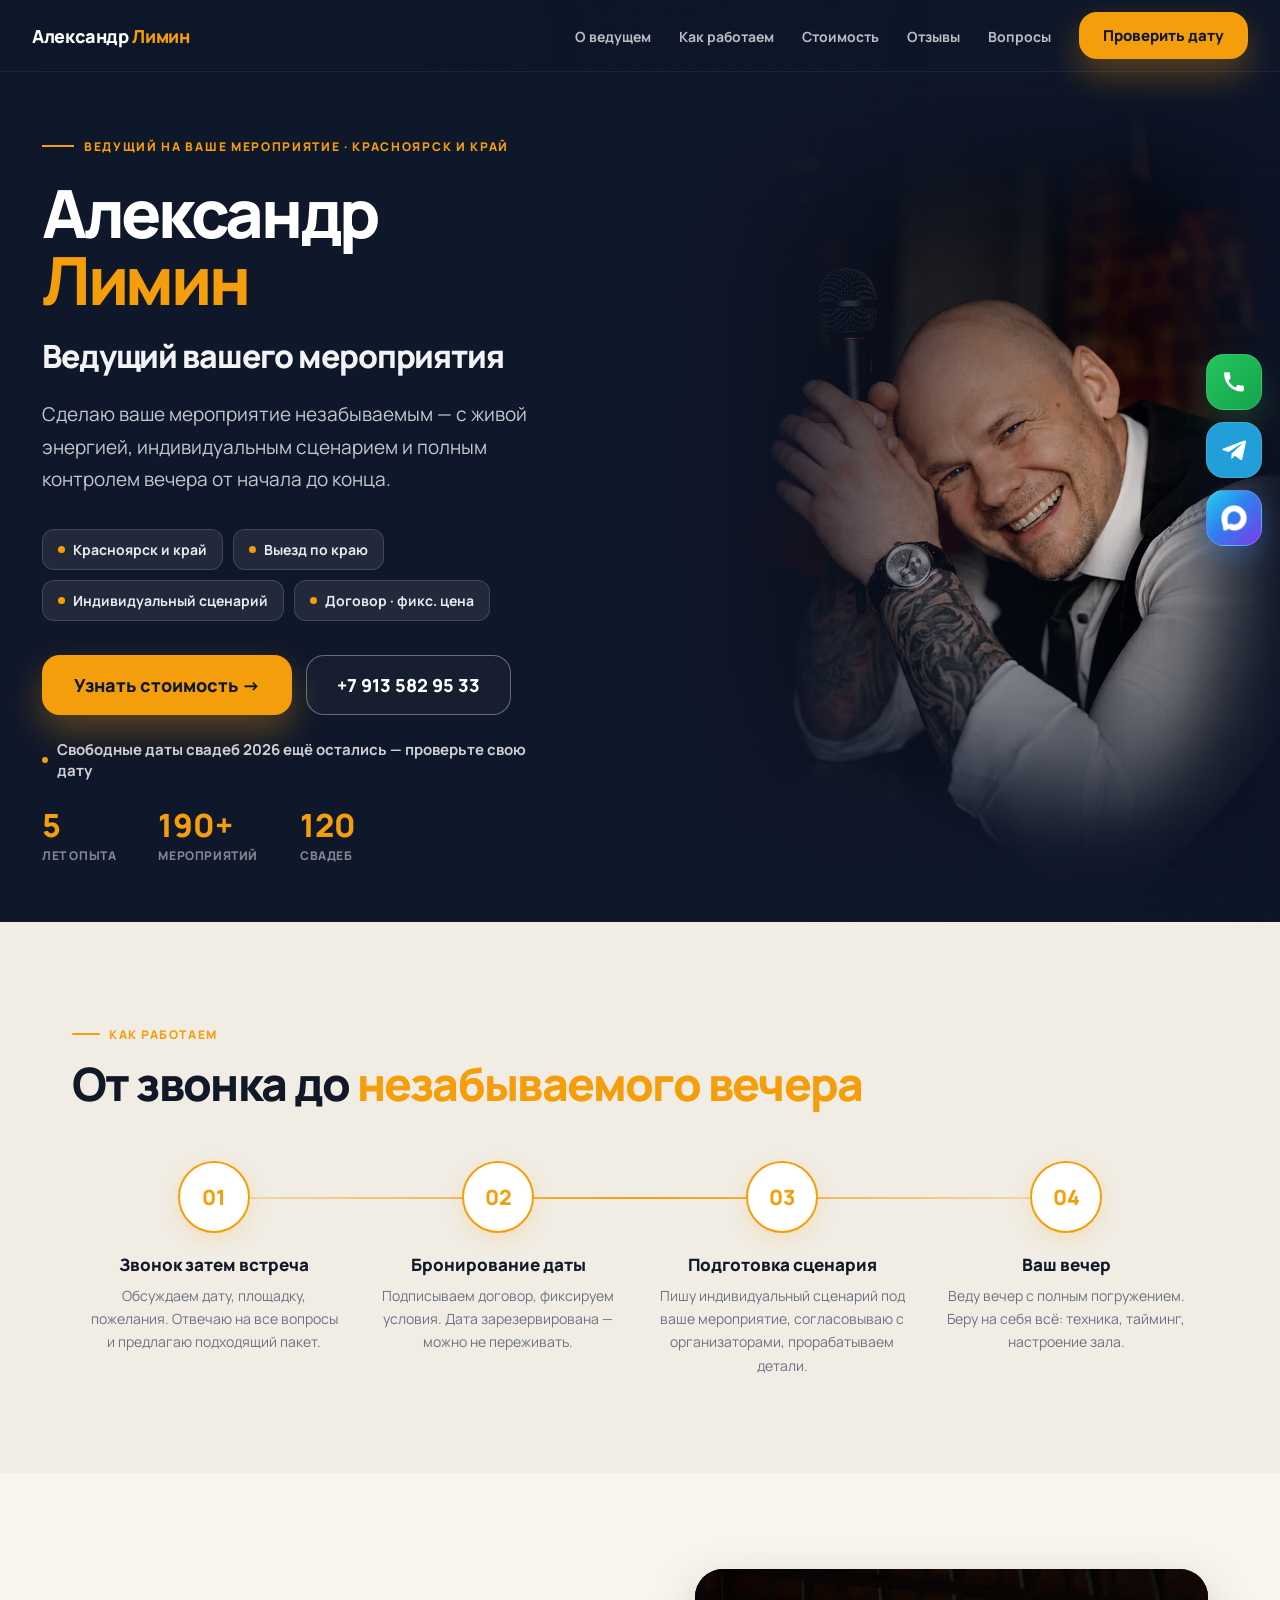
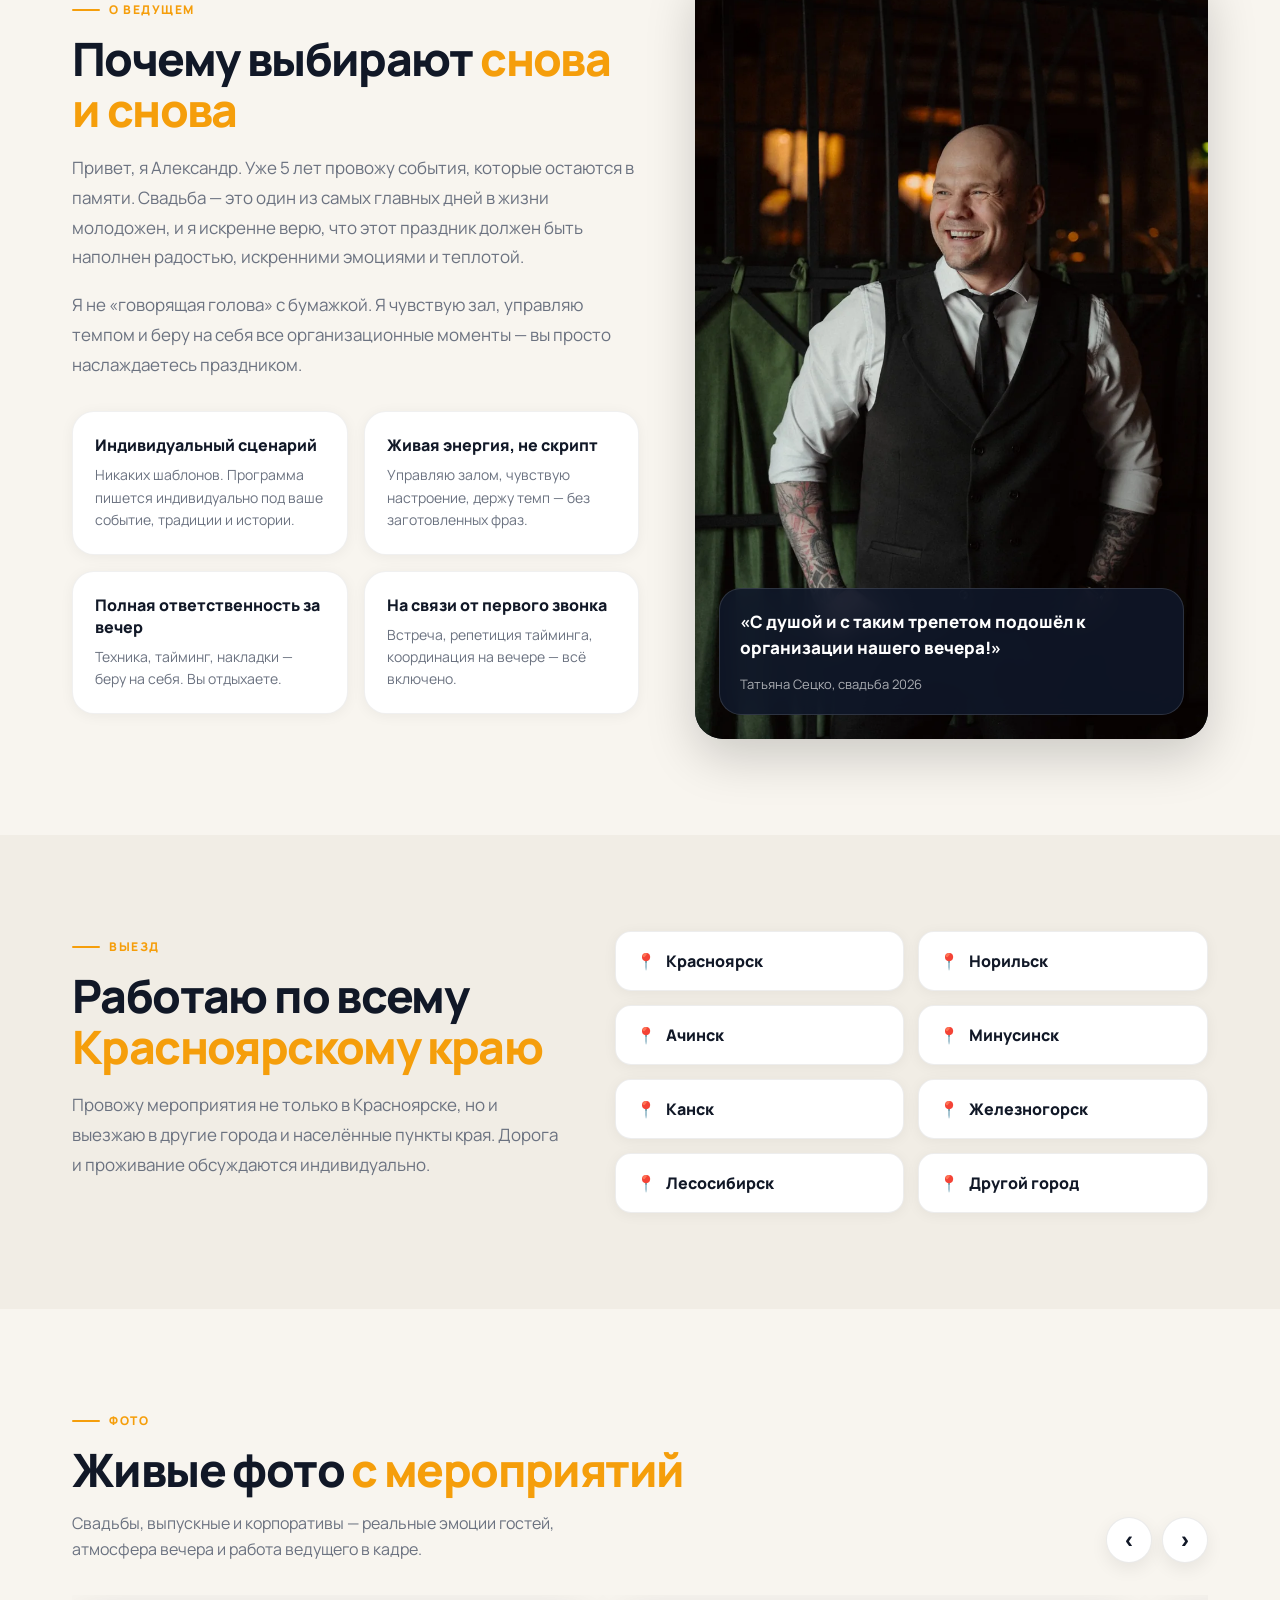
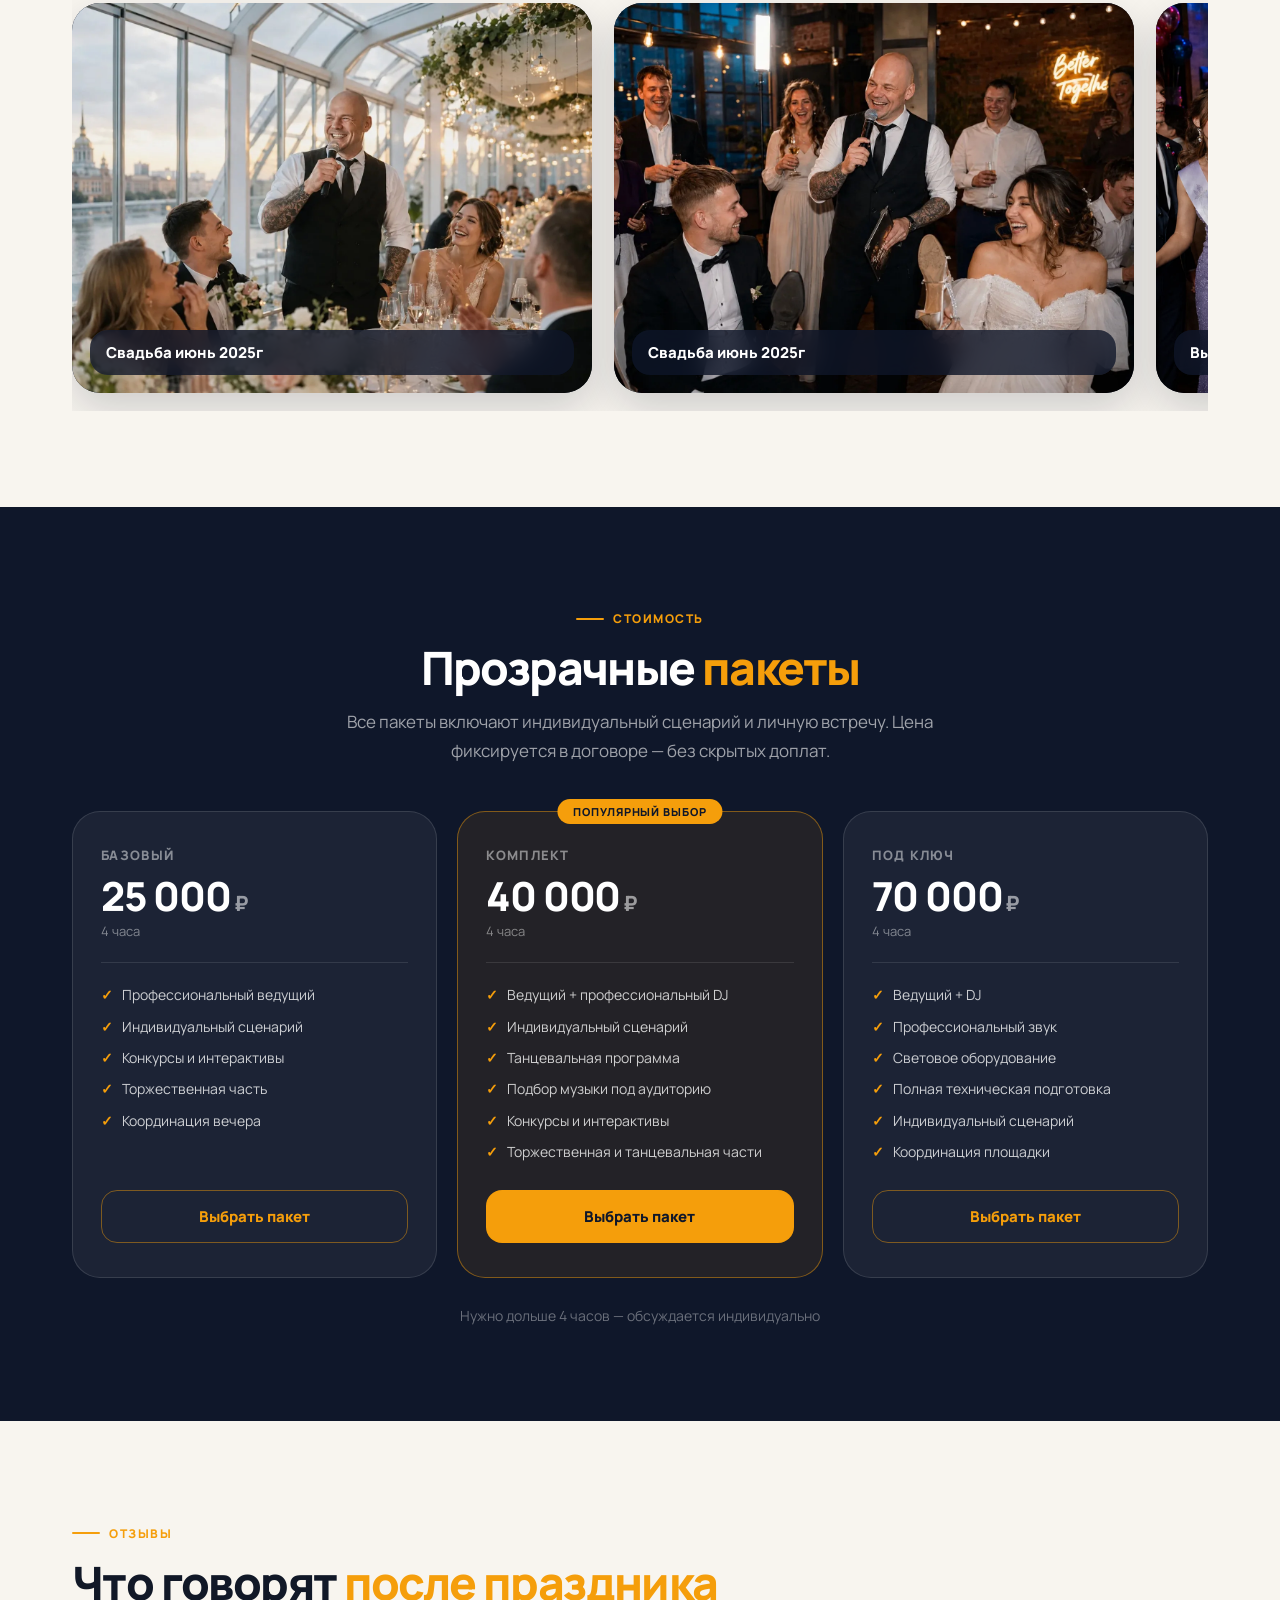
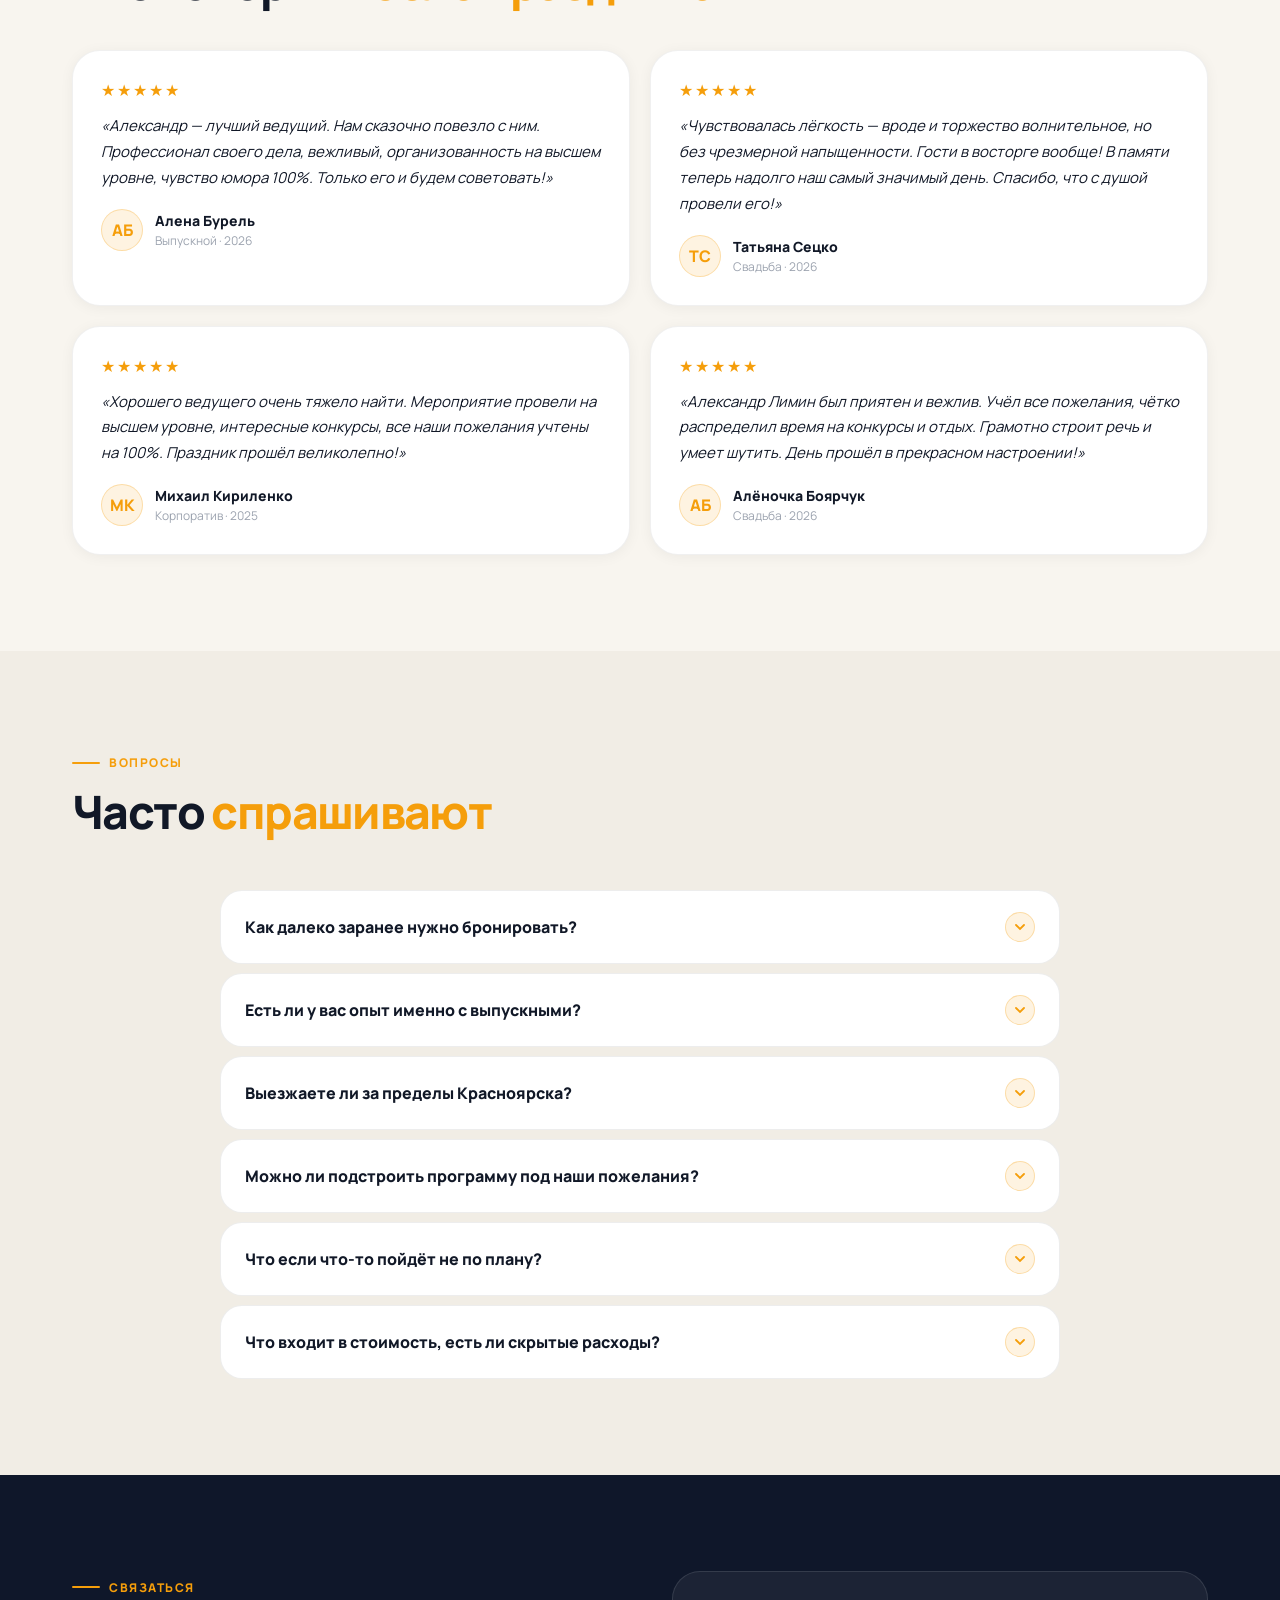
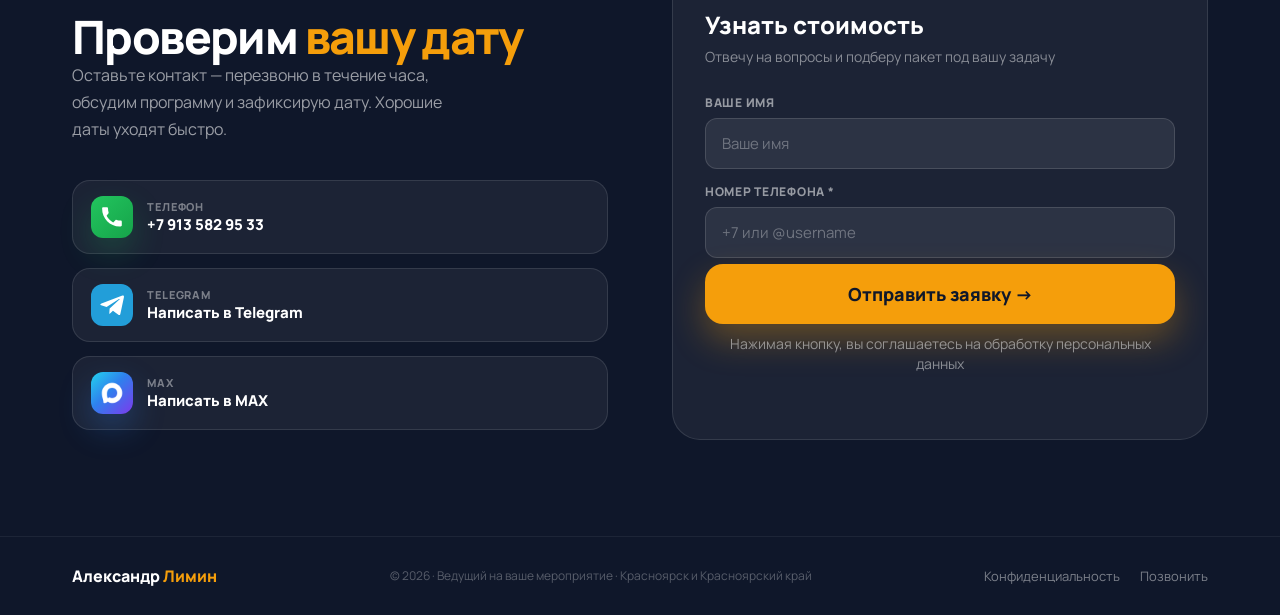
<file: index.html>
<!doctype html>
<html lang="ru">
<head>
<meta charset="utf-8">
<meta name="viewport" content="width=device-width, initial-scale=1">
<title>Александр Лимин — ведущий вашего мероприятия в Красноярске</title>
<meta name="description" content="Александр Лимин — ведущий мероприятий в Красноярске и Красноярском крае. Индивидуальный сценарий, DJ, договор, фиксированная стоимость.">
<meta name="theme-color" content="#0F172A">
<link rel="preconnect" href="https://fonts.googleapis.com">
<link rel="preconnect" href="https://fonts.gstatic.com" crossorigin>
<link href="https://fonts.googleapis.com/css2?family=Manrope:wght@400;500;600;700;800&display=swap" rel="stylesheet">
<style>
*,*::before,*::after{box-sizing:border-box;margin:0;padding:0}
html{scroll-behavior:smooth;font-size:16px}
:root{--dark:#0F172A;--dark2:#111827;--gold:#F59E0B;--gold-h:#D97706;--gold-bg:rgba(245,158,11,.12);--gold-ln:rgba(245,158,11,.28);--light:#F8F5EF;--light2:#F1EDE5;--txt:#111827;--txt2:#6B7280;--txt3:#9CA3AF;--white:#fff;--r-sm:10px;--r-md:16px;--r-lg:22px;--r-xl:28px;--nav-h:72px;--cont:1200px;--shadow:0 18px 50px rgba(0,0,0,.18);--shadow-gold:0 16px 35px rgba(245,158,11,.32)}
body{font-family:'Manrope',Arial,sans-serif;background:var(--light);color:var(--txt);overflow-x:hidden;-webkit-font-smoothing:antialiased}
.container{max-width:var(--cont);margin:0 auto;padding:0 32px}
a{color:inherit}
#nav{position:fixed;top:0;left:0;right:0;z-index:1000;height:var(--nav-h);display:flex;align-items:center;padding:0 32px;background:rgba(15,23,42,.72);backdrop-filter:blur(16px);border-bottom:1px solid rgba(255,255,255,.06)}
.nav-logo{font-size:18px;font-weight:800;color:var(--white);text-decoration:none;margin-right:auto;letter-spacing:-.02em}.nav-logo span{color:var(--gold)}
.nav-links{display:flex;gap:28px;list-style:none;margin-right:28px}.nav-links a{font-size:14px;font-weight:700;color:rgba(255,255,255,.72);text-decoration:none;transition:.2s}.nav-links a:hover{color:#fff}
.nav-cta{display:inline-flex;align-items:center;justify-content:center;background:var(--gold);color:var(--dark);font-weight:800;font-size:15px;padding:13px 24px;border-radius:18px;text-decoration:none;box-shadow:var(--shadow-gold)}.nav-cta:hover{background:var(--gold-h)}
.burger{display:none;background:none;border:0;flex-direction:column;gap:5px;margin-left:14px}.burger span{width:24px;height:2px;background:#fff;border-radius:3px;transition:.25s}
#mobile-menu{display:none;position:fixed;top:var(--nav-h);left:0;right:0;z-index:900;background:rgba(15,23,42,.98);padding:20px 24px 28px;border-bottom:1px solid rgba(245,158,11,.14)}#mobile-menu.open{display:flex;flex-direction:column;gap:4px}.mm-link{padding:13px 0;text-decoration:none;color:rgba(255,255,255,.82);border-bottom:1px solid rgba(255,255,255,.08);font-weight:700}.mm-cta{margin-top:12px;padding:15px;border-radius:16px;background:var(--gold);color:var(--dark);text-align:center;border-bottom:0}
.btn-primary,.btn-secondary,.btn-price,.btn-outline{display:inline-flex;align-items:center;justify-content:center;text-decoration:none;border-radius:18px;font-family:'Manrope',Arial,sans-serif;transition:.2s;cursor:pointer}
.btn-primary{background:var(--gold);color:var(--dark);font-size:18px;font-weight:800;padding:18px 32px;box-shadow:var(--shadow-gold);gap:10px}.btn-primary:hover{background:var(--gold-h);transform:translateY(-1px)}
.btn-secondary{color:#fff;border:1.5px solid rgba(255,255,255,.35);font-size:18px;font-weight:800;padding:17px 30px;background:rgba(255,255,255,.03)}.btn-secondary:hover{background:rgba(255,255,255,.08);border-color:#fff}
.btn-outline{color:var(--gold);border:1.5px solid var(--gold-ln);font-size:15px;font-weight:800;padding:13px 22px;background:transparent}.btn-outline:hover{background:var(--gold-bg);border-color:var(--gold)}
.section-tag{display:inline-flex;align-items:center;gap:9px;font-size:12px;font-weight:800;letter-spacing:.13em;text-transform:uppercase;color:var(--gold);margin-bottom:16px}.section-tag::before{content:'';width:28px;height:2px;background:var(--gold);border-radius:2px}
.h2{font-size:clamp(32px,3.8vw,46px);font-weight:800;line-height:1.1;letter-spacing:-.035em;color:var(--dark2)}.h2 em{font-style:normal;color:var(--gold)}
.sr{opacity:0;transform:translateY(22px);transition:opacity .65s ease,transform .65s ease}.sr.in{opacity:1;transform:none}.sr-d1{transition-delay:.08s}.sr-d2{transition-delay:.16s}.sr-d3{transition-delay:.24s}.sr-d4{transition-delay:.32s}
#hero{position:relative;min-height:92vh;background:var(--dark);overflow:hidden;display:flex;align-items:stretch}.hero-bg{position:absolute;inset:0;z-index:0;background:#0F172A}.hero-bg::after{content:'';position:absolute;inset:0;background:radial-gradient(ellipse 110% 90% at 62% 50%,rgba(15,23,42,.05) 0%,rgba(15,23,42,.38) 42%,rgba(15,23,42,.88) 100%)}
.hero-split{position:relative;z-index:2;display:grid;grid-template-columns:52% 48%;width:100%;padding-top:var(--nav-h)}.hero-left{display:flex;align-items:center;position:relative;padding:58px 0}.hero-left::after{content:'';position:absolute;inset:0;background:linear-gradient(90deg,rgba(15,23,42,.96) 0%,rgba(15,23,42,.86) 62%,rgba(15,23,42,0) 100%)}.hero-left-inner{position:relative;z-index:1;max-width:640px;padding-left:42px;padding-right:24px}
.hero-eyebrow{display:inline-flex;align-items:center;gap:10px;font-size:12px;font-weight:800;letter-spacing:.14em;text-transform:uppercase;color:var(--gold);margin-bottom:24px}.hero-eyebrow::before{content:'';width:32px;height:2px;background:var(--gold)}
.hero-h1{font-size:clamp(46px,5.2vw,78px);font-weight:800;line-height:1.02;letter-spacing:-.05em;color:#fff;margin-bottom:20px}.hero-h1 span{color:var(--gold)}.hero-role{font-size:clamp(24px,2.5vw,36px);font-weight:800;color:rgba(255,255,255,.95);margin-bottom:20px;letter-spacing:-.035em}
.hero-sub{font-size:19px;line-height:1.7;color:rgba(255,255,255,.76);max-width:540px;margin-bottom:34px}.hero-bullets{display:flex;flex-wrap:wrap;gap:10px;margin-bottom:34px}.hero-bullet{display:inline-flex;align-items:center;gap:8px;background:rgba(255,255,255,.08);border:1px solid rgba(255,255,255,.14);border-radius:12px;color:rgba(255,255,255,.9);font-size:14px;font-weight:700;padding:10px 15px}.hero-bullet::before{content:'';width:7px;height:7px;border-radius:50%;background:var(--gold)}
.hero-btns{display:flex;gap:14px;flex-wrap:wrap;margin-bottom:24px}.hero-urgency{display:flex;align-items:center;gap:9px;color:rgba(255,255,255,.8);font-weight:700;font-size:15px;margin-bottom:28px}.hero-urgency::before{content:'';width:6px;height:6px;border-radius:50%;background:var(--gold)}.hero-stats{display:flex;gap:42px}.hero-stat-num{font-size:32px;line-height:1;font-weight:800;color:var(--gold)}.hero-stat-lbl{font-size:12px;font-weight:800;color:rgba(255,255,255,.48);text-transform:uppercase;margin-top:6px;letter-spacing:.05em}
.hero-right{position:relative;display:flex;align-items:flex-end;justify-content:center;overflow:hidden}.hero-person{position:absolute;inset:0;width:100%;height:100%;object-fit:cover;object-position:center top}.hero-person.mob-only{display:none}.hero-right::before{content:'';position:absolute;inset:0;z-index:1;background:linear-gradient(90deg,rgba(15,23,42,.42) 0%,rgba(15,23,42,.06) 35%,rgba(15,23,42,.1) 100%)}
#process,#about,#travel,#pricing,#reviews,#faq,#contact{padding:96px 0}#process,#travel,#faq{background:var(--light2)}#about,#reviews{background:var(--light)}#video,#pricing,#contact{background:var(--dark)}
.process-grid{display:grid;grid-template-columns:repeat(4,1fr);gap:0;margin-top:52px;position:relative}.process-grid::before{content:'';position:absolute;top:36px;left:calc(12.5% + 36px);right:calc(12.5% + 36px);height:2px;background:linear-gradient(90deg,var(--gold-ln),var(--gold),var(--gold-ln));z-index:0}.process-step{position:relative;z-index:1;text-align:center;padding:0 18px}.process-num{width:72px;height:72px;border-radius:50%;background:#fff;border:2px solid var(--gold);display:flex;align-items:center;justify-content:center;margin:0 auto 20px;font-size:21px;font-weight:800;color:var(--gold);box-shadow:0 6px 22px rgba(245,158,11,.18)}.process-title{font-size:17px;font-weight:800;margin-bottom:8px;color:var(--dark2)}.process-text{font-size:14px;line-height:1.65;color:var(--txt2)}
.about-wrap{display:grid;grid-template-columns:1.05fr .95fr;gap:56px;align-items:center}.about-text p{font-size:17px;line-height:1.75;color:var(--txt2);margin-top:18px;max-width:620px}.about-features{display:grid;grid-template-columns:1fr 1fr;gap:16px;margin-top:32px}.about-feature{background:#fff;border:1px solid rgba(0,0,0,.06);border-radius:22px;padding:22px;box-shadow:0 2px 14px rgba(0,0,0,.05)}.about-feature h3{font-size:16px;font-weight:800;color:var(--dark2);margin-bottom:8px}.about-feature p{font-size:14px;line-height:1.6;color:var(--txt2);margin:0}.about-photo{position:relative;min-height:540px;border-radius:28px;overflow:hidden;background:var(--dark);box-shadow:var(--shadow)}.about-photo img{width:100%;height:100%;min-height:540px;object-fit:cover;object-position:center center;display:block}.about-quote{position:absolute;left:24px;right:24px;bottom:24px;background:rgba(15,23,42,.88);backdrop-filter:blur(14px);border:1px solid rgba(255,255,255,.13);border-radius:22px;padding:20px;color:#fff}.about-quote p{font-size:17px;line-height:1.55;font-weight:800;margin:0 0 10px;color:#fff}.about-quote span{font-size:13px;color:rgba(255,255,255,.65)}
.travel-wrap{display:grid;grid-template-columns:1fr 1.2fr;gap:48px;align-items:start}.travel-text{font-size:17px;line-height:1.75;color:var(--txt2);margin-top:18px}.cities-grid{display:grid;grid-template-columns:repeat(2,1fr);gap:14px}.city-chip{background:#fff;border:1px solid rgba(0,0,0,.07);border-radius:16px;padding:18px 20px;font-weight:800;color:var(--dark2);box-shadow:0 2px 14px rgba(0,0,0,.05);display:flex;align-items:center;gap:10px}.city-chip::before{content:'📍'}
.video-head,.pricing-head{text-align:center;margin-bottom:46px}#video .h2,#pricing .h2,#contact .h2{color:#fff}.lead,.price-sub{font-size:17px;line-height:1.7;color:rgba(255,255,255,.6);max-width:680px;margin:14px auto 0}.video-single{max-width:860px;margin:0 auto;background:rgba(255,255,255,.05);border:1px solid rgba(255,255,255,.12);border-radius:28px;overflow:hidden}.video-thumb{aspect-ratio:16/9;background:linear-gradient(135deg,rgba(245,158,11,.14),rgba(255,255,255,.03));display:flex;align-items:center;justify-content:center;flex-direction:column;gap:14px}.play-btn{width:62px;height:62px;border-radius:50%;background:var(--gold);display:flex;align-items:center;justify-content:center;box-shadow:0 0 0 9px rgba(245,158,11,.18)}.play-btn svg{width:24px;height:24px;fill:var(--dark);margin-left:4px}.video-label{font-size:13px;font-weight:800;letter-spacing:.08em;text-transform:uppercase;color:rgba(255,255,255,.62)}.video-body{padding:22px 26px}.video-format{font-size:12px;font-weight:800;color:var(--gold);text-transform:uppercase;letter-spacing:.1em;margin-bottom:6px}.video-title{font-size:18px;font-weight:800;color:#fff}
.pricing-panel{display:grid;grid-template-columns:repeat(3,1fr);gap:20px}.price-card{background:rgba(255,255,255,.055);border:1px solid rgba(255,255,255,.12);border-radius:28px;padding:34px 28px;position:relative;display:flex;flex-direction:column}.price-card.popular{background:rgba(245,158,11,.09);border-color:rgba(245,158,11,.45)}.popular-badge{position:absolute;top:-13px;left:50%;transform:translateX(-50%);background:var(--gold);color:var(--dark);font-size:11px;font-weight:800;text-transform:uppercase;letter-spacing:.08em;padding:5px 16px;border-radius:20px;white-space:nowrap}.price-tier{font-size:13px;font-weight:800;color:rgba(255,255,255,.48);text-transform:uppercase;letter-spacing:.1em;margin-bottom:12px}.price-amount{font-size:40px;line-height:1;font-weight:800;color:#fff;letter-spacing:-.03em;margin-bottom:6px}.price-amount span{font-size:21px;color:rgba(255,255,255,.55)}.price-note{font-size:13px;color:rgba(255,255,255,.45);margin-bottom:22px}.price-divider{height:1px;background:rgba(255,255,255,.1);margin-bottom:22px}.price-features{list-style:none;display:flex;flex-direction:column;gap:11px;flex:1;margin-bottom:28px}.price-features li{font-size:14px;line-height:1.45;color:rgba(255,255,255,.78);display:flex;gap:9px}.price-features li::before{content:'✓';color:var(--gold);font-weight:800}.btn-price{display:block;text-align:center;border:1.5px solid rgba(245,158,11,.45);color:var(--gold);font-size:15px;font-weight:800;padding:15px;border-radius:16px}.price-card.popular .btn-price{background:var(--gold);color:var(--dark)}.pricing-note{text-align:center;font-size:14px;color:rgba(255,255,255,.38);margin-top:28px}
.reviews-grid{display:grid;grid-template-columns:repeat(2,1fr);gap:20px;margin-top:42px}.review-card{background:#fff;border:1px solid rgba(0,0,0,.06);border-radius:28px;padding:28px;box-shadow:0 2px 14px rgba(0,0,0,.05)}.review-stars{color:var(--gold);letter-spacing:2px;margin-bottom:12px}.review-text{font-size:15px;line-height:1.72;color:var(--txt);font-style:italic;margin-bottom:18px}.review-footer{display:flex;align-items:center;gap:12px}.review-avatar{width:42px;height:42px;border-radius:50%;background:var(--gold-bg);border:1px solid var(--gold-ln);display:flex;align-items:center;justify-content:center;color:var(--gold);font-weight:800}.review-name{font-weight:800;color:var(--dark2);font-size:14px}.review-meta{font-size:12px;color:var(--txt3);margin-top:2px}
.faq-grid{max-width:840px;margin:52px auto 0;display:flex;flex-direction:column;gap:9px}.faq-item{background:#fff;border:1px solid rgba(0,0,0,.07);border-radius:22px;overflow:hidden}.faq-q{width:100%;display:flex;align-items:center;justify-content:space-between;gap:16px;padding:21px 24px;background:0;border:0;cursor:pointer;text-align:left;font-family:'Manrope';font-size:16px;font-weight:800;color:var(--dark2)}.faq-icon{width:30px;height:30px;border-radius:50%;background:var(--gold-bg);border:1px solid var(--gold-ln);display:flex;align-items:center;justify-content:center;flex-shrink:0;transition:.25s}.faq-icon svg{width:12px;height:12px;stroke:var(--gold);fill:none;transition:.25s}.faq-a{max-height:0;overflow:hidden;transition:max-height .35s ease}.faq-a-inner{padding:0 24px 21px;font-size:15px;line-height:1.7;color:var(--txt2)}.faq-item.open .faq-a{max-height:260px}.faq-item.open .faq-icon{background:var(--gold)}.faq-item.open .faq-icon svg{stroke:var(--dark);transform:rotate(180deg)}
.contact-wrap{display:grid;grid-template-columns:1fr 1fr;gap:64px;align-items:start}.contact-left p{font-size:16px;line-height:1.7;color:rgba(255,255,255,.58);max-width:410px;margin-bottom:36px}.contact-links{display:flex;flex-direction:column;gap:14px}.contact-link{display:flex;align-items:center;gap:14px;text-decoration:none;padding:15px 18px;background:rgba(255,255,255,.055);border:1px solid rgba(255,255,255,.11);border-radius:18px;color:#fff}.contact-link:hover{border-color:rgba(245,158,11,.5);background:rgba(245,158,11,.06)}.contact-link-icon{width:42px;height:42px;border-radius:12px;background:rgba(245,158,11,.16);display:flex;align-items:center;justify-content:center;font-size:19px}.contact-link-label{font-size:11px;font-weight:800;color:rgba(255,255,255,.42);letter-spacing:.08em;text-transform:uppercase}.contact-link-val{font-size:15px;font-weight:800;color:#fff}
.contact-form{background:rgba(255,255,255,.055);border:1px solid rgba(255,255,255,.11);border-radius:28px;padding:36px 32px}.contact-form h3{font-size:24px;font-weight:800;color:#fff;margin-bottom:6px}.contact-form p{font-size:14px;color:rgba(255,255,255,.48);margin-bottom:28px}.form-grid{display:grid;grid-template-columns:1fr 1fr;gap:14px}.form-field{display:flex;flex-direction:column;gap:7px}.form-field.full{grid-column:1/-1}.form-label{font-size:12px;font-weight:800;color:rgba(255,255,255,.54);letter-spacing:.06em;text-transform:uppercase}.form-input,.form-textarea{width:100%;background:rgba(255,255,255,.075);border:1px solid rgba(255,255,255,.13);border-radius:12px;color:#fff;font-family:'Manrope';font-size:15px;padding:14px 16px;min-height:50px}.form-input::placeholder,.form-textarea::placeholder{color:rgba(255,255,255,.32)}.form-input:focus,.form-textarea:focus{outline:0;border-color:rgba(245,158,11,.65);background:rgba(255,255,255,.1)}.form-textarea{min-height:110px;resize:vertical}.form-submit{width:100%;margin-top:6px;background:var(--gold);color:var(--dark);font-family:'Manrope';font-size:18px;font-weight:800;padding:18px;border-radius:18px;border:0;cursor:pointer;box-shadow:var(--shadow-gold)}.form-submit:hover{background:var(--gold-h)}.form-agree{font-size:12px;color:rgba(255,255,255,.32);margin-top:10px;text-align:center;line-height:1.45}.form-success{display:none;text-align:center;padding:24px 0}.form-success h4{font-size:22px;font-weight:800;color:#fff;margin-bottom:8px}.form-success p{font-size:15px;color:rgba(255,255,255,.6)}
footer{background:var(--dark);border-top:1px solid rgba(255,255,255,.06);padding:28px 0}.footer-inner{display:flex;align-items:center;justify-content:space-between;gap:16px}.footer-logo{font-size:16px;font-weight:800;color:#fff}.footer-logo span{color:var(--gold)}.footer-copy{font-size:12px;color:rgba(255,255,255,.3)}.footer-nav{display:flex;gap:20px}.footer-nav a{font-size:13px;color:rgba(255,255,255,.45);text-decoration:none}
@media(max-width:860px){.container{padding:0 20px}#nav{padding:0 20px}.nav-links,.nav-cta{display:none}.burger{display:flex}#hero{min-height:100svh}.hero-split{display:flex;flex-direction:column;padding-top:0;min-height:100svh}.hero-right{order:1;height:54svh;flex:0 0 auto}.hero-right::before{background:linear-gradient(to top,rgba(15,23,42,.72),transparent 60%)}.hero-person.desk-only{display:none!important}.hero-person.mob-only{display:block!important}.hero-left{order:2;padding:24px 0 44px;background:linear-gradient(to top,rgba(15,23,42,.98) 0%,rgba(15,23,42,.82) 72%,transparent 100%)}.hero-left::after{display:none}.hero-left-inner{padding:0 20px;max-width:100%}.hero-h1{font-size:clamp(40px,12vw,56px)}.hero-role{font-size:24px}.hero-sub{font-size:16px}.hero-btns{flex-direction:column}.btn-primary,.btn-secondary{width:100%;font-size:16px}.hero-stats{gap:20px}.hero-stat-num{font-size:26px}#process,#about,#travel,#pricing,#reviews,#faq,#contact{padding:72px 0}.process-grid{grid-template-columns:1fr 1fr;gap:32px}.process-grid::before{display:none}.about-wrap,.travel-wrap,.contact-wrap{grid-template-columns:1fr;gap:34px}.about-features{grid-template-columns:1fr}.about-photo,.about-photo img{min-height:430px}.cities-grid{grid-template-columns:1fr}.pricing-panel{grid-template-columns:1fr}.reviews-grid{grid-template-columns:1fr}.form-grid{grid-template-columns:1fr}.footer-inner{flex-direction:column;text-align:center}.footer-nav{flex-wrap:wrap;justify-content:center}}
@media(max-width:560px){.process-grid{grid-template-columns:1fr}.hero-bullet{font-size:12px;padding:8px 11px}.hero-stats{gap:14px}.hero-stat-lbl{font-size:11px}}


/* HERO PHOTO UPDATE: фото встроено в фон без видимых краёв */

/* HERO PHOTO RETOUCH: новое фото Для-сайта-топ.png, края растворены в тёмный фон */
.hero-right.hero-photo-blend{
  position:relative;
  align-items:center;
  justify-content:center;
  overflow:hidden;
  background:#0B1426;
  isolation:isolate;
}

/* Размытая увеличенная копия фото заполняет весь фон блока */
.hero-photo-bg{
  position:absolute;
  inset:-12%;
  z-index:0;
  width:124%;
  height:124%;
  object-fit:cover;
  object-position:center center;
  transform:scale(1.14);
  filter:blur(48px) brightness(.34) saturate(1.08);
  opacity:1;
}

/* Основное фото: без прямоугольных краёв, с мягкой прозрачной маской */
.hero-photo-main,
.hero-new-photo{
  position:absolute;
  inset:-3% -2% -4% -2%;
  z-index:1;
  width:104%;
  height:107%;
  object-fit:contain!important;
  object-position:center center!important;
  padding:0;
  filter:brightness(.98) contrast(1.06) saturate(1.02);

  -webkit-mask-image:radial-gradient(
    ellipse 78% 92% at 56% 52%,
    rgba(0,0,0,1) 0%,
    rgba(0,0,0,1) 52%,
    rgba(0,0,0,.92) 64%,
    rgba(0,0,0,.68) 76%,
    rgba(0,0,0,.34) 88%,
    rgba(0,0,0,0) 100%
  );
  mask-image:radial-gradient(
    ellipse 78% 92% at 56% 52%,
    rgba(0,0,0,1) 0%,
    rgba(0,0,0,1) 52%,
    rgba(0,0,0,.92) 64%,
    rgba(0,0,0,.68) 76%,
    rgba(0,0,0,.34) 88%,
    rgba(0,0,0,0) 100%
  );
  -webkit-mask-repeat:no-repeat;
  mask-repeat:no-repeat;
  -webkit-mask-size:100% 100%;
  mask-size:100% 100%;
}

/* Туман поверх краёв: убирает остаточные границы фото */
.hero-right.hero-photo-blend::before{
  content:'';
  position:absolute;
  inset:0;
  z-index:2;
  pointer-events:none;
  background:
    linear-gradient(90deg,
      rgba(11,20,38,1) 0%,
      rgba(11,20,38,.92) 5%,
      rgba(11,20,38,.62) 13%,
      rgba(11,20,38,.18) 27%,
      rgba(11,20,38,0) 45%,
      rgba(11,20,38,.05) 68%,
      rgba(11,20,38,.36) 88%,
      rgba(11,20,38,.92) 100%
    ),
    linear-gradient(180deg,
      rgba(11,20,38,.88) 0%,
      rgba(11,20,38,.30) 14%,
      rgba(11,20,38,0) 34%,
      rgba(11,20,38,0) 68%,
      rgba(11,20,38,.42) 86%,
      rgba(11,20,38,1) 100%
    );
}

/* Мягкая виньетка, чтобы фото не выглядело вставленным прямоугольником */
.hero-right.hero-photo-blend::after{
  content:'';
  position:absolute;
  inset:-1px;
  z-index:3;
  pointer-events:none;
  background:
    radial-gradient(ellipse 82% 86% at 58% 48%, rgba(245,158,11,.08) 0%, rgba(11,20,38,0) 56%),
    radial-gradient(ellipse 96% 100% at 50% 50%, rgba(11,20,38,0) 44%, rgba(11,20,38,.26) 72%, rgba(11,20,38,.94) 100%);
  box-shadow:
    inset 115px 0 130px rgba(11,20,38,.98),
    inset -72px 0 95px rgba(11,20,38,.76),
    inset 0 74px 90px rgba(11,20,38,.80),
    inset 0 -110px 120px rgba(11,20,38,1);
}

@media(max-width:860px){
  .hero-right.hero-photo-blend{height:62svh;min-height:430px;background:#0B1426}
  .hero-photo-bg{
    inset:-16%;
    width:132%;
    height:132%;
    transform:scale(1.18);
    filter:blur(44px) brightness(.34) saturate(1.08);
  }
  .hero-photo-main,
  .hero-new-photo{
    inset:-2% -3% -5% -3%;
    width:106%;
    height:108%;
    object-fit:contain!important;
    object-position:center center!important;
    -webkit-mask-image:radial-gradient(
      ellipse 84% 94% at 52% 54%,
      rgba(0,0,0,1) 0%,
      rgba(0,0,0,1) 50%,
      rgba(0,0,0,.90) 64%,
      rgba(0,0,0,.62) 78%,
      rgba(0,0,0,.22) 91%,
      rgba(0,0,0,0) 100%
    );
    mask-image:radial-gradient(
      ellipse 84% 94% at 52% 54%,
      rgba(0,0,0,1) 0%,
      rgba(0,0,0,1) 50%,
      rgba(0,0,0,.90) 64%,
      rgba(0,0,0,.62) 78%,
      rgba(0,0,0,.22) 91%,
      rgba(0,0,0,0) 100%
    );
  }
  .hero-right.hero-photo-blend::before{
    background:
      linear-gradient(180deg,
        rgba(11,20,38,.90) 0%,
        rgba(11,20,38,.30) 18%,
        rgba(11,20,38,0) 42%,
        rgba(11,20,38,.22) 78%,
        rgba(11,20,38,1) 100%
      ),
      linear-gradient(90deg,
        rgba(11,20,38,.82) 0%,
        rgba(11,20,38,.24) 13%,
        rgba(11,20,38,0) 30%,
        rgba(11,20,38,0) 70%,
        rgba(11,20,38,.24) 87%,
        rgba(11,20,38,.82) 100%
      );
  }
  .hero-right.hero-photo-blend::after{
    box-shadow:
      inset 52px 0 72px rgba(11,20,38,.82),
      inset -52px 0 72px rgba(11,20,38,.82),
      inset 0 62px 80px rgba(11,20,38,.86),
      inset 0 -115px 120px rgba(11,20,38,1);
  }
}
@media(max-width:600px){
  .hero-right.hero-photo-blend{height:60svh;min-height:390px}
}


/* FIX: плавный переход hero-фона в фото без вертикальной полосы */
#hero,.hero-split{background:#0F172A}
@media(min-width:861px){
  .hero-left{
    position:relative;
    z-index:5;
    flex:0 0 54%;
    padding-right:80px;
  }
  .hero-left::after{
    right:-240px;
    background:linear-gradient(
      to right,
      rgba(15,23,42,.98) 0%,
      rgba(15,23,42,.94) 48%,
      rgba(15,23,42,.72) 66%,
      rgba(15,23,42,.38) 82%,
      rgba(15,23,42,0) 100%
    );
  }
  .hero-right.hero-photo-blend{
    flex:0 0 calc(46% + 190px);
    margin-left:-190px;
    background:transparent!important;
  }
  .hero-photo-bg{
    inset:-24% -20% -24% -34%!important;
    width:154%!important;
    height:148%!important;
    object-fit:cover!important;
    object-position:center center!important;
    transform:scale(1.18)!important;
    filter:blur(58px) brightness(.31) saturate(1.08)!important;
    opacity:.95!important;
  }
  .hero-photo-main,.hero-new-photo{
    inset:-4% 0 -5% 8%!important;
    width:94%!important;
    height:110%!important;
    object-fit:contain!important;
    object-position:center right!important;
    -webkit-mask-image:
      linear-gradient(to right,
        transparent 0%,
        rgba(0,0,0,.18) 7%,
        rgba(0,0,0,.62) 16%,
        rgba(0,0,0,1) 30%,
        rgba(0,0,0,1) 78%,
        rgba(0,0,0,.72) 91%,
        transparent 100%
      ),
      radial-gradient(ellipse 86% 92% at 58% 52%,
        rgba(0,0,0,1) 0%,
        rgba(0,0,0,1) 58%,
        rgba(0,0,0,.72) 78%,
        transparent 100%
      )!important;
    mask-image:
      linear-gradient(to right,
        transparent 0%,
        rgba(0,0,0,.18) 7%,
        rgba(0,0,0,.62) 16%,
        rgba(0,0,0,1) 30%,
        rgba(0,0,0,1) 78%,
        rgba(0,0,0,.72) 91%,
        transparent 100%
      ),
      radial-gradient(ellipse 86% 92% at 58% 52%,
        rgba(0,0,0,1) 0%,
        rgba(0,0,0,1) 58%,
        rgba(0,0,0,.72) 78%,
        transparent 100%
      )!important;
    -webkit-mask-composite:source-in;
    mask-composite:intersect;
  }
  .hero-right.hero-photo-blend::before{
    background:
      linear-gradient(to right,
        rgba(15,23,42,1) 0%,
        rgba(15,23,42,.92) 13%,
        rgba(15,23,42,.56) 27%,
        rgba(15,23,42,.16) 42%,
        rgba(15,23,42,0) 58%
      ),
      linear-gradient(to bottom,
        rgba(15,23,42,.72) 0%,
        rgba(15,23,42,.18) 22%,
        rgba(15,23,42,0) 48%,
        rgba(15,23,42,.40) 86%,
        rgba(15,23,42,1) 100%
      )!important;
  }
  .hero-right.hero-photo-blend::after{
    box-shadow:
      inset 180px 0 180px rgba(15,23,42,.98),
      inset -70px 0 100px rgba(15,23,42,.70),
      inset 0 80px 100px rgba(15,23,42,.70),
      inset 0 -120px 140px rgba(15,23,42,1)!important;
    background:radial-gradient(
      ellipse 95% 100% at 61% 50%,
      rgba(15,23,42,0) 34%,
      rgba(15,23,42,.18) 72%,
      rgba(15,23,42,.88) 100%
    )!important;
  }
}

/* Галерея */
#gallery{
  padding:96px 0;
  background:var(--light);
}
.gallery-head{
  display:flex;
  align-items:flex-end;
  justify-content:space-between;
  gap:24px;
  margin-bottom:32px;
}
.gallery-head p{
  max-width:520px;
  font-size:16px;
  line-height:1.65;
  color:var(--txt2);
  margin-top:14px;
}
.gallery-controls{
  display:flex;
  gap:10px;
  flex-shrink:0;
}
.gallery-btn{
  width:46px;
  height:46px;
  border-radius:50%;
  border:1px solid rgba(0,0,0,.08);
  background:#fff;
  color:var(--dark2);
  font-size:24px;
  font-weight:800;
  cursor:pointer;
  box-shadow:0 6px 18px rgba(0,0,0,.07);
  transition:transform .15s, background .2s;
}
.gallery-btn:hover{
  transform:translateY(-1px);
  background:var(--gold);
}
.gallery-track{
  display:flex;
  gap:22px;
  overflow-x:auto;
  scroll-snap-type:x mandatory;
  scroll-behavior:smooth;
  padding:8px 4px 18px;
  -webkit-overflow-scrolling:touch;
}
.gallery-track::-webkit-scrollbar{height:8px}
.gallery-track::-webkit-scrollbar-track{background:rgba(15,23,42,.08);border-radius:20px}
.gallery-track::-webkit-scrollbar-thumb{background:rgba(245,158,11,.75);border-radius:20px}
.gallery-card{
  flex:0 0 min(78vw,520px);
  scroll-snap-align:start;
  position:relative;
  border-radius:28px;
  overflow:hidden;
  background:#0F172A;
  box-shadow:0 16px 42px rgba(15,23,42,.18);
  aspect-ratio:4/3;
}
.gallery-card img{
  width:100%;
  height:100%;
  object-fit:cover;
  object-position:center;
  display:block;
  transition:transform .35s ease;
}
.gallery-card:hover img{transform:scale(1.035)}
.gallery-caption{
  position:absolute;
  left:18px;
  right:18px;
  bottom:18px;
  padding:12px 16px;
  border-radius:18px;
  background:rgba(15,23,42,.78);
  color:#fff;
  font-size:15px;
  font-weight:800;
  backdrop-filter:blur(12px);
}
@media(max-width:860px){
  #gallery{padding:72px 0}
  .gallery-head{
    display:block;
    margin-bottom:24px;
  }
  .gallery-controls{display:none}
  .gallery-card{
    flex-basis:86vw;
    border-radius:22px;
  }
}


/* FINAL FIX: плавный переход фона в фото без вертикальной полосы */
#hero,.hero-split{background:#0F172A}
.hero-bg{background:#0F172A!important}
@media(min-width:861px){
  .hero-left{flex:0 0 54%!important;z-index:5;padding-right:90px}
  .hero-left::after{
    right:-360px!important;
    background:linear-gradient(to right,
      rgba(15,23,42,1) 0%,
      rgba(15,23,42,.98) 42%,
      rgba(15,23,42,.78) 58%,
      rgba(15,23,42,.42) 73%,
      rgba(15,23,42,.16) 87%,
      rgba(15,23,42,0) 100%)!important;
  }
  .hero-right.hero-photo-blend{
    flex:0 0 calc(46% + 280px)!important;
    margin-left:-280px!important;
    background:transparent!important;
  }
  .hero-photo-bg{
    inset:-26% -24% -26% -46%!important;
    width:170%!important;height:152%!important;
    object-fit:cover!important;object-position:center center!important;
    transform:scale(1.22)!important;
    filter:blur(62px) brightness(.32) saturate(1.08)!important;
    opacity:.78!important;
  }
  .hero-photo-main,.hero-new-photo{
    inset:-3% 0 -5% -1%!important;
    width:106%!important;height:110%!important;
    object-fit:contain!important;object-position:center right!important;
    -webkit-mask-image:linear-gradient(to right,
      transparent 0%,
      rgba(0,0,0,.08) 5%,
      rgba(0,0,0,.34) 14%,
      rgba(0,0,0,.72) 25%,
      rgba(0,0,0,1) 38%,
      rgba(0,0,0,1) 82%,
      rgba(0,0,0,.74) 93%,
      transparent 100%)!important;
    mask-image:linear-gradient(to right,
      transparent 0%,
      rgba(0,0,0,.08) 5%,
      rgba(0,0,0,.34) 14%,
      rgba(0,0,0,.72) 25%,
      rgba(0,0,0,1) 38%,
      rgba(0,0,0,1) 82%,
      rgba(0,0,0,.74) 93%,
      transparent 100%)!important;
  }
  .hero-right.hero-photo-blend::before{
    background:
      linear-gradient(to right,
        rgba(15,23,42,1) 0%,
        rgba(15,23,42,.84) 9%,
        rgba(15,23,42,.46) 21%,
        rgba(15,23,42,.14) 35%,
        rgba(15,23,42,0) 52%),
      linear-gradient(to bottom,
        rgba(15,23,42,.74) 0%,
        rgba(15,23,42,.18) 24%,
        rgba(15,23,42,0) 52%,
        rgba(15,23,42,.35) 86%,
        rgba(15,23,42,1) 100%)!important;
  }
  .hero-right.hero-photo-blend::after{
    box-shadow:
      inset 235px 0 210px rgba(15,23,42,.88),
      inset -70px 0 95px rgba(15,23,42,.58),
      inset 0 80px 96px rgba(15,23,42,.68),
      inset 0 -130px 145px rgba(15,23,42,1)!important;
    background:radial-gradient(ellipse 98% 100% at 62% 50%,
      rgba(15,23,42,0) 28%,
      rgba(15,23,42,.16) 70%,
      rgba(15,23,42,.86) 100%)!important;
  }
}
.contact-link-icon svg{width:24px;height:24px;display:block}
.contact-link-icon.icon-tg{background:#229ED9}
.contact-link-icon.icon-max{background:#55C8FF;color:#fff;font-size:14px;font-weight:900;letter-spacing:-.04em}
.contact-link-icon.icon-phone{background:rgba(245,158,11,.20)}
.gallery-card.gallery-card-top img{object-position:center top!important}


/* HOTFIX: полностью сглаживаем переход между фоном сайта и фото в первом блоке */
@media(min-width:861px){
  #hero,
  #hero .hero-split,
  #hero .hero-left{
    background:#0F172A!important;
  }

  #hero .hero-split{
    position:relative!important;
    overflow:hidden!important;
  }

  #hero .hero-left{
    z-index:7!important;
  }

  #hero .hero-left-inner{
    position:relative!important;
    z-index:9!important;
  }

  #hero .hero-left::after{
    right:-520px!important;
    background:linear-gradient(
      to right,
      rgba(15,23,42,1) 0%,
      rgba(15,23,42,1) 46%,
      rgba(15,23,42,.90) 58%,
      rgba(15,23,42,.62) 70%,
      rgba(15,23,42,.30) 84%,
      rgba(15,23,42,0) 100%
    )!important;
  }

  #hero .hero-right.hero-photo-blend{
    margin-left:-520px!important;
    flex:0 0 calc(46% + 520px)!important;
    background:#0F172A!important;
  }

  #hero .hero-photo-bg{
    inset:-35% -25% -35% -75%!important;
    width:205%!important;
    height:170%!important;
    filter:blur(82px) brightness(.30) saturate(1.04)!important;
    opacity:.55!important;
  }

  #hero .hero-photo-main,
  #hero .hero-new-photo{
    inset:-3% 0 -5% 8%!important;
    width:96%!important;
    height:110%!important;
    object-position:center right!important;
    -webkit-mask-image:linear-gradient(
      to right,
      transparent 0%,
      rgba(0,0,0,.04) 4%,
      rgba(0,0,0,.18) 12%,
      rgba(0,0,0,.48) 24%,
      rgba(0,0,0,.82) 36%,
      rgba(0,0,0,1) 48%,
      rgba(0,0,0,1) 82%,
      rgba(0,0,0,.75) 93%,
      transparent 100%
    )!important;
    mask-image:linear-gradient(
      to right,
      transparent 0%,
      rgba(0,0,0,.04) 4%,
      rgba(0,0,0,.18) 12%,
      rgba(0,0,0,.48) 24%,
      rgba(0,0,0,.82) 36%,
      rgba(0,0,0,1) 48%,
      rgba(0,0,0,1) 82%,
      rgba(0,0,0,.75) 93%,
      transparent 100%
    )!important;
  }

  /* отдельный широкий туман поверх стыка — именно он убирает видимую полосу */
  #hero .hero-split::after{
    content:""!important;
    position:absolute!important;
    z-index:6!important;
    top:0!important;
    bottom:0!important;
    left:39%!important;
    width:34%!important;
    pointer-events:none!important;
    background:linear-gradient(
      to right,
      rgba(15,23,42,1) 0%,
      rgba(15,23,42,.98) 18%,
      rgba(15,23,42,.82) 36%,
      rgba(15,23,42,.50) 56%,
      rgba(15,23,42,.20) 76%,
      rgba(15,23,42,0) 100%
    )!important;
    filter:blur(18px)!important;
    transform:translateX(-6%)!important;
  }
}


/* Sticky contacts: desktop right, mobile bottom */
.contact-svg{width:24px;height:24px;display:block}
.contact-svg-phone path{fill:#F59E0B}
.contact-svg-tg path{fill:#fff}
.sticky-contacts{
  position:fixed;
  right:18px;
  top:50%;
  transform:translateY(-50%);
  z-index:3000;
  display:flex;
  flex-direction:column;
  gap:12px;
}
.sticky-contact-btn{
  width:56px;
  height:56px;
  border-radius:18px;
  display:flex;
  align-items:center;
  justify-content:center;
  text-decoration:none;
  background:rgba(15,23,42,.92);
  border:1px solid rgba(255,255,255,.13);
  box-shadow:0 12px 28px rgba(0,0,0,.22);
  backdrop-filter:blur(14px);
  transition:transform .18s, box-shadow .18s, background .18s;
}
.sticky-contact-btn:hover{
  transform:translateX(-3px) scale(1.04);
  box-shadow:0 16px 36px rgba(0,0,0,.30);
}
.sticky-contact-phone{background:rgba(15,23,42,.94)}
.sticky-contact-tg{background:#229ED9}
.sticky-contact-max{background:rgba(15,23,42,.94)}
.mobile-contact-bar{display:none}
.contact-link-icon svg{width:24px;height:24px;display:block}
.contact-link-icon.icon-tg{background:#229ED9}
.contact-link-icon.icon-phone{background:rgba(245,158,11,.20)}
.contact-link-icon.icon-max{background:transparent}
@media(max-width:860px){
  body{padding-bottom:84px}
  .sticky-contacts{display:none}
  .mobile-contact-bar{
    position:fixed;
    left:10px;
    right:10px;
    bottom:10px;
    z-index:3000;
    display:grid;
    grid-template-columns:1fr 1fr 1fr;
    gap:8px;
    padding:8px;
    border-radius:22px;
    background:rgba(15,23,42,.92);
    border:1px solid rgba(255,255,255,.12);
    box-shadow:0 16px 40px rgba(0,0,0,.34);
    backdrop-filter:blur(16px);
  }
  .mobile-contact-btn{
    min-height:54px;
    border-radius:16px;
    display:flex;
    align-items:center;
    justify-content:center;
    gap:8px;
    color:#fff;
    text-decoration:none;
    font-size:13px;
    font-weight:800;
    background:rgba(255,255,255,.08);
  }
  .mobile-contact-btn .contact-svg{width:22px;height:22px}
  .mobile-contact-tg{background:#229ED9}
  .mobile-contact-max{background:rgba(255,255,255,.10)}
}


/* Official MAX icon */
.max-icon-img{
  display:block;
  width:28px;
  height:28px;
  object-fit:contain;
  border-radius:8px;
}
.sticky-contact-max .max-icon-img{
  width:36px;
  height:36px;
  border-radius:10px;
}
.mobile-contact-max .max-icon-img{
  width:22px;
  height:22px;
  border-radius:6px;
}
.contact-link-icon.icon-max{
  background:transparent!important;
  padding:0!important;
  overflow:hidden;
}
.contact-link-icon.icon-max .max-icon-img{
  width:42px;
  height:42px;
  border-radius:12px;
}


/* MAX icon size fix */
.max-icon-img{
  display:block!important;
  width:24px!important;
  height:24px!important;
  object-fit:contain!important;
  object-position:center center!important;
  border-radius:6px!important;
  max-width:24px!important;
  max-height:24px!important;
  flex:0 0 24px!important;
}
.sticky-contact-btn .max-icon-img{
  width:24px!important;
  height:24px!important;
  max-width:24px!important;
  max-height:24px!important;
  border-radius:6px!important;
}
.mobile-contact-btn .max-icon-img{
  width:22px!important;
  height:22px!important;
  max-width:22px!important;
  max-height:22px!important;
  border-radius:6px!important;
}
.contact-link-icon.icon-max{
  background:transparent!important;
  padding:0!important;
  overflow:visible!important;
}
.contact-link-icon.icon-max .max-icon-img{
  width:24px!important;
  height:24px!important;
  max-width:24px!important;
  max-height:24px!important;
  border-radius:6px!important;
}
.sticky-contact-max,
.mobile-contact-max{
  overflow:visible!important;
}


/* MAX icon fill fix */
.sticky-contact-max{
  padding:0 !important;
  overflow:hidden !important;
  background:transparent !important;
}
.sticky-contact-max .max-icon-img{
  width:100% !important;
  height:100% !important;
  max-width:none !important;
  max-height:none !important;
  object-fit:cover !important;
  object-position:center !important;
  border-radius:18px !important;
  display:block !important;
}

.contact-link-icon.icon-max{
  width:42px !important;
  height:42px !important;
  padding:0 !important;
  overflow:hidden !important;
  background:transparent !important;
  border-radius:12px !important;
}
.contact-link-icon.icon-max .max-icon-img{
  width:100% !important;
  height:100% !important;
  max-width:none !important;
  max-height:none !important;
  object-fit:cover !important;
  object-position:center !important;
  border-radius:12px !important;
  display:block !important;
}

@media(max-width:860px){
  .mobile-contact-btn.mobile-contact-max{
    background:rgba(255,255,255,.10) !important;
  }
  .mobile-contact-btn.mobile-contact-max .max-icon-img{
    width:22px !important;
    height:22px !important;
    max-width:none !important;
    max-height:none !important;
    object-fit:cover !important;
    object-position:center !important;
    border-radius:6px !important;
    display:block !important;
  }
}


/* mobile/desktop contacts final polish */
.contact-svg-phone path{fill:#ffffff!important}

.sticky-contact-phone{
  background:linear-gradient(135deg,#22c55e 0%, #16a34a 100%)!important;
  border-color:rgba(255,255,255,.14)!important;
}
.mobile-contact-phone{
  background:linear-gradient(135deg,#22c55e 0%, #16a34a 100%)!important;
  color:#ffffff!important;
}
.contact-link-icon.icon-phone{
  background:linear-gradient(135deg,#22c55e 0%, #16a34a 100%)!important;
}

/* MAX button should fill the whole area, like Telegram */
.sticky-contact-max{
  background:linear-gradient(135deg,#35c6ff 0%, #3d74ff 48%, #8a4dff 100%)!important;
  border-color:rgba(255,255,255,.14)!important;
}
.mobile-contact-max{
  background:linear-gradient(135deg,#35c6ff 0%, #3d74ff 48%, #8a4dff 100%)!important;
  color:#ffffff!important;
}
.contact-link-icon.icon-max{
  background:linear-gradient(135deg,#35c6ff 0%, #3d74ff 48%, #8a4dff 100%)!important;
  border-radius:12px!important;
  width:42px!important;
  height:42px!important;
  overflow:hidden!important;
}

/* icon itself without dark fields */
.max-icon-img{
  display:block!important;
  object-fit:contain!important;
  object-position:center center!important;
  background:transparent!important;
}

/* desktop sticky icon */
.sticky-contact-max .max-icon-img{
  width:28px!important;
  height:28px!important;
  max-width:28px!important;
  max-height:28px!important;
  border-radius:0!important;
  flex:0 0 28px!important;
}

/* mobile bottom bar icon */
.mobile-contact-max .max-icon-img{
  width:22px!important;
  height:22px!important;
  max-width:22px!important;
  max-height:22px!important;
  border-radius:0!important;
  flex:0 0 22px!important;
}

/* contact block icon */
.contact-link-icon.icon-max .max-icon-img{
  width:24px!important;
  height:24px!important;
  max-width:24px!important;
  max-height:24px!important;
  border-radius:0!important;
}

/* keep TG and MAX labels aligned */
.mobile-contact-btn{
  gap:8px!important;
}


/* FINAL: MAX button is full branded gradient on desktop and mobile */
.sticky-contact-max,
.mobile-contact-max,
.contact-link-icon.icon-max{
  background:linear-gradient(135deg,#22D3EE 0%,#2F80ED 45%,#7C3AED 100%)!important;
  color:#fff!important;
  overflow:hidden!important;
  border-color:rgba(255,255,255,.16)!important;
  box-shadow:0 14px 32px rgba(47,128,237,.28)!important;
}

.sticky-contact-max{
  padding:0!important;
}

.sticky-contact-max .max-icon-img,
.mobile-contact-max .max-icon-img,
.contact-link-icon.icon-max .max-icon-img{
  display:block!important;
  object-fit:contain!important;
  object-position:center!important;
  background:transparent!important;
  border-radius:0!important;
  max-width:none!important;
  max-height:none!important;
  flex:0 0 auto!important;
}

.sticky-contact-max .max-icon-img{
  width:30px!important;
  height:30px!important;
}

.mobile-contact-max .max-icon-img{
  width:22px!important;
  height:22px!important;
}

.contact-link-icon.icon-max{
  width:42px!important;
  height:42px!important;
  border-radius:12px!important;
}

.contact-link-icon.icon-max .max-icon-img{
  width:24px!important;
  height:24px!important;
}

/* FINAL: call button green and familiar */
.sticky-contact-phone,
.mobile-contact-phone,
.contact-link-icon.icon-phone{
  background:linear-gradient(135deg,#22C55E 0%,#16A34A 100%)!important;
  color:#fff!important;
  border-color:rgba(255,255,255,.16)!important;
  box-shadow:0 14px 32px rgba(34,197,94,.22)!important;
}
.contact-svg-phone path{
  fill:#fff!important;
}


/* FINAL OVERRIDE: mobile MAX button full brand color */
@media(max-width:860px){
  .mobile-contact-bar a.mobile-contact-btn.mobile-contact-max,
  .mobile-contact-bar .mobile-contact-btn.mobile-contact-max,
  a.mobile-contact-btn.mobile-contact-max{
    background:#2F80ED!important;
    background-image:linear-gradient(135deg,#22D3EE 0%,#2F80ED 45%,#7C3AED 100%)!important;
    color:#ffffff!important;
    border-color:rgba(255,255,255,.18)!important;
    box-shadow:0 10px 24px rgba(47,128,237,.34)!important;
    overflow:hidden!important;
  }

  .mobile-contact-bar a.mobile-contact-btn.mobile-contact-max .max-icon-img,
  .mobile-contact-bar .mobile-contact-btn.mobile-contact-max .max-icon-img,
  a.mobile-contact-btn.mobile-contact-max .max-icon-img{
    width:22px!important;
    height:22px!important;
    max-width:22px!important;
    max-height:22px!important;
    object-fit:contain!important;
    object-position:center!important;
    background:transparent!important;
    border-radius:0!important;
    flex:0 0 22px!important;
  }
}

/* FINAL OVERRIDE: desktop MAX button full brand color */
.sticky-contacts a.sticky-contact-btn.sticky-contact-max,
a.sticky-contact-btn.sticky-contact-max{
  background:#2F80ED!important;
  background-image:linear-gradient(135deg,#22D3EE 0%,#2F80ED 45%,#7C3AED 100%)!important;
  color:#ffffff!important;
  border-color:rgba(255,255,255,.18)!important;
  box-shadow:0 12px 28px rgba(47,128,237,.30)!important;
  overflow:hidden!important;
}

</style>
<!-- Yandex.Metrika counter -->
<script type="text/javascript">
    (function(m,e,t,r,i,k,a){
        m[i]=m[i]||function(){(m[i].a=m[i].a||[]).push(arguments)};
        m[i].l=1*new Date();
        for (var j = 0; j < document.scripts.length; j++) {if (document.scripts[j].src === r) { return; }}
        k=e.createElement(t),a=e.getElementsByTagName(t)[0],k.async=1,k.src=r,a.parentNode.insertBefore(k,a)
    })(window, document,'script','https://mc.yandex.ru/metrika/tag.js?id=110140881', 'ym');

    ym(110140881, 'init', {ssr:true, webvisor:true, clickmap:true, ecommerce:"dataLayer", referrer: document.referrer, url: location.href, accurateTrackBounce:true, trackLinks:true});
</script>
<noscript><div><img src="https://mc.yandex.ru/watch/110140881" style="position:absolute; left:-9999px;" alt="" /></div></noscript>
<!-- /Yandex.Metrika counter -->
</head>
<body>
<nav id="nav">
  <a href="#hero" class="nav-logo">Александр <span>Лимин</span></a>
  <ul class="nav-links"><li><a href="#about">О ведущем</a></li><li><a href="#process">Как работаем</a></li><li><a href="#pricing">Стоимость</a></li><li><a href="#reviews">Отзывы</a></li><li><a href="#faq">Вопросы</a></li></ul>
  <a href="#contact" class="nav-cta">Проверить дату</a>
  <button class="burger" id="burger" aria-label="Меню"><span></span><span></span><span></span></button>
</nav>
<nav id="mobile-menu"><a href="#about" class="mm-link">О ведущем</a><a href="#process" class="mm-link">Как работаем</a><a href="#pricing" class="mm-link">Стоимость</a><a href="#reviews" class="mm-link">Отзывы</a><a href="#faq" class="mm-link">Вопросы</a><a href="#contact" class="mm-link mm-cta">Проверить дату →</a></nav>

<section id="hero"><div class="hero-bg" aria-hidden="true"></div><div class="hero-split"><div class="hero-left"><div class="hero-left-inner">
  <div class="hero-eyebrow sr">Ведущий на Ваше мероприятие · Красноярск и край</div>
  <h1 class="hero-h1 sr sr-d1">Александр <span>Лимин</span></h1>
  <div class="hero-role sr sr-d1">Ведущий вашего мероприятия</div>
  <p class="hero-sub sr sr-d2">Сделаю ваше мероприятие незабываемым — с живой энергией, индивидуальным сценарием и полным контролем вечера от начала до конца.</p>
  <div class="hero-bullets sr sr-d2"><span class="hero-bullet">Красноярск и край</span><span class="hero-bullet">Выезд по краю</span><span class="hero-bullet">Индивидуальный сценарий</span><span class="hero-bullet">Договор · фикс. цена</span></div>
  <div class="hero-btns sr sr-d3"><a href="#pricing" class="btn-primary">Узнать стоимость →</a><a href="tel:+79135829533" class="btn-secondary">+7 913 582 95 33</a></div>
  <div class="hero-urgency sr sr-d3">Свободные даты свадеб 2026 ещё остались — проверьте свою дату</div>
  <div class="hero-stats sr sr-d4"><div><div class="hero-stat-num">5</div><div class="hero-stat-lbl">лет опыта</div></div><div><div class="hero-stat-num">190+</div><div class="hero-stat-lbl">мероприятий</div></div><div><div class="hero-stat-num">120</div><div class="hero-stat-lbl">свадеб</div></div></div>
</div></div><div class="hero-right hero-photo-blend" aria-hidden="true">
  <img class="hero-photo-bg" src="hero_limin.webp" alt="" aria-hidden="true">
  <img class="hero-photo-main hero-new-photo" src="hero_limin.webp" alt="Александр Лимин — ведущий">
</div></div></section>

<section id="process"><div class="container"><div class="section-tag sr">Как работаем</div><h2 class="h2 sr sr-d1">От звонка до <em>незабываемого вечера</em></h2><div class="process-grid">
  <div class="process-step sr"><div class="process-num">01</div><div class="process-title">Звонок затем встреча</div><div class="process-text">Обсуждаем дату, площадку, пожелания. Отвечаю на все вопросы и предлагаю подходящий пакет.</div></div>
  <div class="process-step sr sr-d1"><div class="process-num">02</div><div class="process-title">Бронирование даты</div><div class="process-text">Подписываем договор, фиксируем условия. Дата зарезервирована — можно не переживать.</div></div>
  <div class="process-step sr sr-d2"><div class="process-num">03</div><div class="process-title">Подготовка сценария</div><div class="process-text">Пишу индивидуальный сценарий под ваше мероприятие, согласовываю с организаторами, прорабатываем детали.</div></div>
  <div class="process-step sr sr-d3"><div class="process-num">04</div><div class="process-title">Ваш вечер</div><div class="process-text">Веду вечер с полным погружением. Беру на себя всё: техника, тайминг, настроение зала.</div></div>
</div></div></section>

<section id="about"><div class="container about-wrap"><div class="about-text"><div class="section-tag sr">О ведущем</div><h2 class="h2 sr sr-d1">Почему выбирают <em>снова и снова</em></h2>
<p class="sr sr-d2">Привет, я Александр. Уже 5 лет провожу события, которые остаются в памяти. Свадьба — это один из самых главных дней в жизни молодожен, и я искренне верю, что этот праздник должен быть наполнен радостью, искренними эмоциями и теплотой.</p>
<p class="sr sr-d2">Я не «говорящая голова» с бумажкой. Я чувствую зал, управляю темпом и беру на себя все организационные моменты — вы просто наслаждаетесь праздником.</p>
<div class="about-features"><div class="about-feature sr"><h3>Индивидуальный сценарий</h3><p>Никаких шаблонов. Программа пишется индивидуально под ваше событие, традиции и истории.</p></div><div class="about-feature sr sr-d1"><h3>Живая энергия, не скрипт</h3><p>Управляю залом, чувствую настроение, держу темп — без заготовленных фраз.</p></div><div class="about-feature sr sr-d2"><h3>Полная ответственность за вечер</h3><p>Техника, тайминг, накладки — беру на себя. Вы отдыхаете.</p></div><div class="about-feature sr sr-d3"><h3>На связи от первого звонка</h3><p>Встреча, репетиция тайминга, координация на вечере — всё включено.</p></div></div></div>
<div class="about-photo sr sr-d2"><img src="about_host_new.webp" alt="Александр Лимин — о ведущем" loading="lazy" decoding="async" width="900" height="1351"><div class="about-quote"><p>«С душой и с таким трепетом подошёл к организации нашего вечера!»</p><span>Татьяна Сецко, свадьба 2026</span></div></div></div></section>

<section id="travel"><div class="container travel-wrap"><div><div class="section-tag sr">Выезд</div><h2 class="h2 sr sr-d1">Работаю по всему <em>Красноярскому краю</em></h2><p class="travel-text sr sr-d2">Провожу мероприятия не только в Красноярске, но и выезжаю в другие города и населённые пункты края. Дорога и проживание обсуждаются индивидуально.</p></div><div class="cities-grid sr sr-d2"><div class="city-chip">Красноярск</div><div class="city-chip">Норильск</div><div class="city-chip">Ачинск</div><div class="city-chip">Минусинск</div><div class="city-chip">Канск</div><div class="city-chip">Железногорск</div><div class="city-chip">Лесосибирск</div><div class="city-chip">Другой город</div></div></div></section>


<section id="gallery">
  <div class="container">
    <div class="gallery-head">
      <div>
        <div class="section-tag sr">Фото</div>
        <h2 class="h2 sr sr-d1">Живые фото <em>с мероприятий</em></h2>
        <p class="sr sr-d2">Свадьбы, выпускные и корпоративы — реальные эмоции гостей, атмосфера вечера и работа ведущего в кадре.</p>
      </div>
      <div class="gallery-controls sr sr-d2" aria-hidden="true">
        <button class="gallery-btn" type="button" data-gallery-prev>‹</button>
        <button class="gallery-btn" type="button" data-gallery-next>›</button>
      </div>
    </div>
    <div class="gallery-track sr sr-d3" id="galleryTrack">
      <figure class="gallery-card"><img src="gallery_wedding_bright.webp" alt="Свадьба июнь 2025г" loading="lazy" decoding="async"><figcaption class="gallery-caption">Свадьба июнь 2025г</figcaption></figure>
      <figure class="gallery-card"><img src="gallery_wedding_live.webp" alt="Свадьба июнь 2025г" loading="lazy" decoding="async"><figcaption class="gallery-caption">Свадьба июнь 2025г</figcaption></figure>
      <figure class="gallery-card"><img src="gallery_graduation_outdoor.webp" alt="Выпускной 2025г" loading="lazy" decoding="async"><figcaption class="gallery-caption">Выпускной 2025г</figcaption></figure>
      <figure class="gallery-card"><img src="gallery_graduation_group.webp" alt="Выпускной 2025г" loading="lazy" decoding="async"><figcaption class="gallery-caption">Выпускной 2025г</figcaption></figure>
      <figure class="gallery-card"><img src="gallery_party_crowd.webp" alt="Корпоратив 2025г" loading="lazy" decoding="async"><figcaption class="gallery-caption">Корпоратив 2025г</figcaption></figure>
      <figure class="gallery-card gallery-card-top"><img src="gallery_corporate.webp" alt="Корпоратив 2025г" loading="lazy" decoding="async"><figcaption class="gallery-caption">Корпоратив 2025г</figcaption></figure>
    </div>
  </div>
</section>


<section id="pricing"><div class="container"><div class="pricing-head sr"><div class="section-tag" style="justify-content:center">Стоимость</div><h2 class="h2">Прозрачные <em>пакеты</em></h2><p class="price-sub">Все пакеты включают индивидуальный сценарий и личную встречу. Цена фиксируется в договоре — без скрытых доплат.</p></div><div class="pricing-panel">
<div class="price-card sr"><div class="price-tier">Базовый</div><div class="price-amount">25 000<span> ₽</span></div><div class="price-note">4 часа</div><div class="price-divider"></div><ul class="price-features"><li>Профессиональный ведущий</li><li>Индивидуальный сценарий</li><li>Конкурсы и интерактивы</li><li>Торжественная часть</li><li>Координация вечера</li></ul><a href="#contact" class="btn-price">Выбрать пакет</a></div>
<div class="price-card popular sr sr-d1"><div class="popular-badge">Популярный выбор</div><div class="price-tier">Комплект</div><div class="price-amount">40 000<span> ₽</span></div><div class="price-note">4 часа</div><div class="price-divider"></div><ul class="price-features"><li>Ведущий + профессиональный DJ</li><li>Индивидуальный сценарий</li><li>Танцевальная программа</li><li>Подбор музыки под аудиторию</li><li>Конкурсы и интерактивы</li><li>Торжественная и танцевальная части</li></ul><a href="#contact" class="btn-price">Выбрать пакет</a></div>
<div class="price-card sr sr-d2"><div class="price-tier">Под ключ</div><div class="price-amount">70 000<span> ₽</span></div><div class="price-note">4 часа</div><div class="price-divider"></div><ul class="price-features"><li>Ведущий + DJ</li><li>Профессиональный звук</li><li>Световое оборудование</li><li>Полная техническая подготовка</li><li>Индивидуальный сценарий</li><li>Координация площадки</li></ul><a href="#contact" class="btn-price">Выбрать пакет</a></div>
</div><p class="pricing-note">Нужно дольше 4 часов — обсуждается индивидуально</p></div></section>

<section id="reviews"><div class="container"><div class="section-tag sr">Отзывы</div><h2 class="h2 sr sr-d1">Что говорят <em>после праздника</em></h2><div class="reviews-grid">
<div class="review-card sr"><div class="review-stars">★★★★★</div><p class="review-text">«Александр — лучший ведущий. Нам сказочно повезло с ним. Профессионал своего дела, вежливый, организованность на высшем уровне, чувство юмора 100%. Только его и будем советовать!»</p><div class="review-footer"><div class="review-avatar">АБ</div><div><div class="review-name">Алена Бурель</div><div class="review-meta">Выпускной · 2026</div></div></div></div>
<div class="review-card sr sr-d1"><div class="review-stars">★★★★★</div><p class="review-text">«Чувствовалась лёгкость — вроде и торжество волнительное, но без чрезмерной напыщенности. Гости в восторге вообще! В памяти теперь надолго наш самый значимый день. Спасибо, что с душой провели его!»</p><div class="review-footer"><div class="review-avatar">ТС</div><div><div class="review-name">Татьяна Сецко</div><div class="review-meta">Свадьба · 2026</div></div></div></div>
<div class="review-card sr sr-d2"><div class="review-stars">★★★★★</div><p class="review-text">«Хорошего ведущего очень тяжело найти. Мероприятие провели на высшем уровне, интересные конкурсы, все наши пожелания учтены на 100%. Праздник прошёл великолепно!»</p><div class="review-footer"><div class="review-avatar">МК</div><div><div class="review-name">Михаил Кириленко</div><div class="review-meta">Корпоратив · 2025</div></div></div></div>
<div class="review-card sr"><div class="review-stars">★★★★★</div><p class="review-text">«Александр Лимин был приятен и вежлив. Учёл все пожелания, чётко распределил время на конкурсы и отдых. Грамотно строит речь и умеет шутить. День прошёл в прекрасном настроении!»</p><div class="review-footer"><div class="review-avatar">АБ</div><div><div class="review-name">Алёночка Боярчук</div><div class="review-meta">Свадьба · 2026</div></div></div></div>
</div></div></section>

<section id="faq"><div class="container"><div class="section-tag sr">Вопросы</div><h2 class="h2 sr sr-d1">Часто <em>спрашивают</em></h2><div class="faq-grid">
<div class="faq-item"><button class="faq-q">Как далеко заранее нужно бронировать?<span class="faq-icon"><svg viewBox="0 0 12 12" stroke-width="1.8" stroke-linecap="round"><path d="M2 4l4 4 4-4"/></svg></span></button><div class="faq-a"><div class="faq-a-inner">Популярные даты (июнь, конец мая) расходятся за 3–4 месяца. Рекомендую обращаться в феврале–марте. Если дата горит — звоните, уточним.</div></div></div>
<div class="faq-item"><button class="faq-q">Есть ли у вас опыт именно с выпускными?<span class="faq-icon"><svg viewBox="0 0 12 12" stroke-width="1.8" stroke-linecap="round"><path d="M2 4l4 4 4-4"/></svg></span></button><div class="faq-a"><div class="faq-a-inner">Да, выпускные — отдельный и любимый формат. Понимаю специфику: торжественная часть с вручением аттестатов, живая атмосфера, разница интересов гостей разных поколений.</div></div></div>
<div class="faq-item"><button class="faq-q">Выезжаете ли за пределы Красноярска?<span class="faq-icon"><svg viewBox="0 0 12 12" stroke-width="1.8" stroke-linecap="round"><path d="M2 4l4 4 4-4"/></svg></span></button><div class="faq-a"><div class="faq-a-inner">Да, работаю по всему Красноярскому краю. Дорога и при необходимости проживание оговариваются отдельно — обычно это символичная сумма или входит в пакет.</div></div></div>
<div class="faq-item"><button class="faq-q">Можно ли подстроить программу под наши пожелания?<span class="faq-icon"><svg viewBox="0 0 12 12" stroke-width="1.8" stroke-linecap="round"><path d="M2 4l4 4 4-4"/></svg></span></button><div class="faq-a"><div class="faq-a-inner">Обязательно. Сценарий пишется с нуля под ваш класс. Я заранее узнаю имена, традиции, шутки — чтобы программа была личной, а не шаблонной.</div></div></div>
<div class="faq-item"><button class="faq-q">Что если что-то пойдёт не по плану?<span class="faq-icon"><svg viewBox="0 0 12 12" stroke-width="1.8" stroke-linecap="round"><path d="M2 4l4 4 4-4"/></svg></span></button><div class="faq-a"><div class="faq-a-inner">Это моя работа — гасить любые накладки незаметно для гостей. За 7 лет научился импровизировать. У меня всегда есть план Б по технике, таймингу и конкурсам.</div></div></div>
<div class="faq-item"><button class="faq-q">Что входит в стоимость, есть ли скрытые расходы?<span class="faq-icon"><svg viewBox="0 0 12 12" stroke-width="1.8" stroke-linecap="round"><path d="M2 4l4 4 4-4"/></svg></span></button><div class="faq-a"><div class="faq-a-inner">Всё что описано в пакете — включено. Цена фиксируется в договоре. Единственное, что обсуждается отдельно — выезд за пределы Красноярска.</div></div></div>
</div></div></section>

<section id="contact"><div class="container"><div class="contact-wrap"><div class="contact-left sr"><div class="section-tag">Связаться</div><h2 class="h2">Проверим <em>вашу дату</em></h2><p>Оставьте контакт — перезвоню в течение часа, обсудим программу и зафиксирую дату. Хорошие даты уходят быстро.</p><div class="contact-links"><a href="tel:+79135829533" class="contact-link"><div class="contact-link-icon icon-phone"><svg class="contact-svg contact-svg-phone" viewBox="0 0 24 24" aria-hidden="true"><path d="M6.6 10.8c1.5 3 3.6 5.1 6.6 6.6l2.2-2.2c.3-.3.8-.4 1.2-.3 1.3.4 2.6.6 4 .6.7 0 1.2.5 1.2 1.2v3.5c0 .7-.5 1.2-1.2 1.2C10.3 21.9 2.1 13.7 2.1 3.4c0-.7.5-1.2 1.2-1.2h3.5c.7 0 1.2.5 1.2 1.2 0 1.4.2 2.7.6 4 .1.4 0 .9-.3 1.2l-1.7 2.2Z"/></svg></div><div><div class="contact-link-label">Телефон</div><div class="contact-link-val">+7 913 582 95 33</div></div></a><a href="https://t.me/Vedushchiy_LiminAlexandr" class="contact-link" target="_blank" rel="noopener"><div class="contact-link-icon icon-tg"><svg class="contact-svg contact-svg-tg" viewBox="0 0 240 240" aria-hidden="true"><path d="M96.3 154.7 92.4 209c5.6 0 8-2.4 10.9-5.3l26.2-25 54.3 39.8c10 5.5 17 2.6 19.7-9.2L239.2 42c3.2-14.8-5.4-20.6-15.1-17L14.5 105.8c-14.3 5.6-14.1 13.6-2.4 17.2l53.6 16.7L190.2 61c5.9-3.9 11.3-1.7 6.9 2.2L96.3 154.7Z"/></svg></div><div><div class="contact-link-label">Telegram</div><div class="contact-link-val">Написать в Telegram</div></div></a><a href="https://max.ru/362561763" class="contact-link" target="_blank" rel="noopener"><div class="contact-link-icon icon-max"><img class="max-icon-img" src="max_icon.png" alt="" aria-hidden="true"></div><div><div class="contact-link-label">MAX</div><div class="contact-link-val">Написать в MAX</div></div></a></div></div>
<div class="contact-form sr sr-d1"><h3>Узнать стоимость</h3><p>Отвечу на вопросы и подберу пакет под вашу задачу</p><form id="contactForm"><div class="form-grid"><div class="form-field full"><label class="form-label">Ваше имя</label><input class="form-input" type="text" name="name" placeholder="Ваше имя"></div><div class="form-field full"><label class="form-label">Номер телефона *</label><input class="form-input" type="text" name="phone" placeholder="+7 или @username" required></div></div><button type="submit" class="form-submit">Отправить заявку →</button><p class="form-agree">Нажимая кнопку, вы соглашаетесь на обработку персональных данных</p></form><div class="form-success" id="formSuccess"><h4>Заявка принята!</h4><p>Перезвоню вам в течение часа. Если срочно — напишите в Telegram.</p></div></div></div></div></section>


<div class="sticky-contacts" aria-label="Быстрые контакты">
  <a class="sticky-contact-btn sticky-contact-phone" href="tel:+79135829533" aria-label="Позвонить"><svg class="contact-svg contact-svg-phone" viewBox="0 0 24 24" aria-hidden="true"><path d="M6.6 10.8c1.5 3 3.6 5.1 6.6 6.6l2.2-2.2c.3-.3.8-.4 1.2-.3 1.3.4 2.6.6 4 .6.7 0 1.2.5 1.2 1.2v3.5c0 .7-.5 1.2-1.2 1.2C10.3 21.9 2.1 13.7 2.1 3.4c0-.7.5-1.2 1.2-1.2h3.5c.7 0 1.2.5 1.2 1.2 0 1.4.2 2.7.6 4 .1.4 0 .9-.3 1.2l-1.7 2.2Z"/></svg></a>
  <a class="sticky-contact-btn sticky-contact-tg" href="https://t.me/Vedushchiy_LiminAlexandr" target="_blank" rel="noopener" aria-label="Написать в Telegram"><svg class="contact-svg contact-svg-tg" viewBox="0 0 240 240" aria-hidden="true"><path d="M96.3 154.7 92.4 209c5.6 0 8-2.4 10.9-5.3l26.2-25 54.3 39.8c10 5.5 17 2.6 19.7-9.2L239.2 42c3.2-14.8-5.4-20.6-15.1-17L14.5 105.8c-14.3 5.6-14.1 13.6-2.4 17.2l53.6 16.7L190.2 61c5.9-3.9 11.3-1.7 6.9 2.2L96.3 154.7Z"/></svg></a>
  <a class="sticky-contact-btn sticky-contact-max" href="https://max.ru/362561763" target="_blank" rel="noopener" aria-label="Написать в MAX"><img class="max-icon-img" src="max_icon.png" alt="" aria-hidden="true"></a>
</div>

<div class="mobile-contact-bar" aria-label="Быстрые контакты">
  <a class="mobile-contact-btn mobile-contact-phone" href="tel:+79135829533"><svg class="contact-svg contact-svg-phone" viewBox="0 0 24 24" aria-hidden="true"><path d="M6.6 10.8c1.5 3 3.6 5.1 6.6 6.6l2.2-2.2c.3-.3.8-.4 1.2-.3 1.3.4 2.6.6 4 .6.7 0 1.2.5 1.2 1.2v3.5c0 .7-.5 1.2-1.2 1.2C10.3 21.9 2.1 13.7 2.1 3.4c0-.7.5-1.2 1.2-1.2h3.5c.7 0 1.2.5 1.2 1.2 0 1.4.2 2.7.6 4 .1.4 0 .9-.3 1.2l-1.7 2.2Z"/></svg><span>Позвонить</span></a>
  <a class="mobile-contact-btn mobile-contact-tg" href="https://t.me/Vedushchiy_LiminAlexandr" target="_blank" rel="noopener"><svg class="contact-svg contact-svg-tg" viewBox="0 0 240 240" aria-hidden="true"><path d="M96.3 154.7 92.4 209c5.6 0 8-2.4 10.9-5.3l26.2-25 54.3 39.8c10 5.5 17 2.6 19.7-9.2L239.2 42c3.2-14.8-5.4-20.6-15.1-17L14.5 105.8c-14.3 5.6-14.1 13.6-2.4 17.2l53.6 16.7L190.2 61c5.9-3.9 11.3-1.7 6.9 2.2L96.3 154.7Z"/></svg><span>Telegram</span></a>
  <a class="mobile-contact-btn mobile-contact-max" href="https://max.ru/362561763" target="_blank" rel="noopener"><img class="max-icon-img" src="max_icon.png" alt="" aria-hidden="true"><span>MAX</span></a>
</div>

<footer><div class="container"><div class="footer-inner"><div class="footer-logo">Александр <span>Лимин</span></div><p class="footer-copy">© 2026 · Ведущий на ваше мероприятие · Красноярск и Красноярский край</p><nav class="footer-nav"><a href="#privacy">Конфиденциальность</a><a href="tel:+79135829533">Позвонить</a></nav></div></div></footer>
<script>
const nav=document.getElementById('nav');window.addEventListener('scroll',()=>nav.classList.toggle('scrolled',window.scrollY>40),{passive:true});
const burger=document.getElementById('burger'),mm=document.getElementById('mobile-menu');burger.addEventListener('click',()=>{mm.classList.toggle('open');const s=burger.querySelectorAll('span');if(mm.classList.contains('open')){s[0].style.transform='rotate(45deg) translate(5px,5px)';s[1].style.opacity='0';s[2].style.transform='rotate(-45deg) translate(5px,-5px)'}else{s.forEach(x=>{x.style.transform='';x.style.opacity=''})}});mm.querySelectorAll('a').forEach(a=>a.addEventListener('click',()=>{mm.classList.remove('open');burger.querySelectorAll('span').forEach(s=>{s.style.transform='';s.style.opacity=''})}));
document.querySelectorAll('.faq-q').forEach(btn=>{btn.addEventListener('click',()=>{const item=btn.closest('.faq-item'),isOpen=item.classList.contains('open');document.querySelectorAll('.faq-item').forEach(i=>i.classList.remove('open'));if(!isOpen)item.classList.add('open')})});
const observer=new IntersectionObserver(entries=>entries.forEach(e=>{if(e.isIntersecting)e.target.classList.add('in')}),{threshold:.12});document.querySelectorAll('.sr').forEach(el=>observer.observe(el));
// Google Apps Script endpoint for leads.
// Вставить сюда Web App URL после деплоя Apps Script.
// Не вставлять сюда Telegram token.
const LEADS_ENDPOINT = 'https://script.google.com/macros/s/AKfycbxPPZ3BCcW59JeNB4zIgELCa3a3Uv0kwxG4NhAeZ07S8aPz_139YVOuuchVEoC1YqKz/exec';

const contactForm = document.getElementById('contactForm');

if (contactForm) {
  contactForm.addEventListener('submit', async function(e) {
    e.preventDefault();

    const form = this;
    const submitButton = form.querySelector('button[type="submit"], input[type="submit"]');
    const data = new FormData(form);
    const params = new URLSearchParams(window.location.search);

    data.append('page_url', window.location.href);
    data.append('referrer', document.referrer || '');

    ['utm_source', 'utm_medium', 'utm_campaign', 'utm_content', 'utm_term'].forEach(function(key) {
      data.append(key, params.get(key) || '');
    });

    if (submitButton) {
      submitButton.disabled = true;
      submitButton.dataset.originalText = submitButton.textContent;
      submitButton.textContent = 'Отправляем...';
    }

    if (!LEADS_ENDPOINT || LEADS_ENDPOINT.indexOf('PASTE_GOOGLE_APPS_SCRIPT_WEB_APP_URL_HERE') !== -1) {
      alert('Форма почти готова, но ещё не подключён Google Apps Script endpoint. Позвоните или напишите в Telegram.');
      if (submitButton) {
        submitButton.disabled = false;
        submitButton.textContent = submitButton.dataset.originalText || 'Отправить заявку →';
      }
      return;
    }

    try {
      await fetch(LEADS_ENDPOINT, {
        method: 'POST',
        mode: 'no-cors',
        body: data
      });

      if (typeof window.ym === 'function') {
        window.ym(110140881, 'reachGoal', 'form_submit');
      }

      form.style.display = 'none';

      const success = document.getElementById('formSuccess');
      if (success) {
        success.style.display = 'block';
      }

    } catch (error) {
      alert('Не удалось отправить заявку. Пожалуйста, позвоните или напишите в Telegram.');

      if (submitButton) {
        submitButton.disabled = false;
        submitButton.textContent = submitButton.dataset.originalText || 'Отправить заявку →';
      }
    }
  });
}

const galleryTrack=document.getElementById('galleryTrack');
const galleryPrev=document.querySelector('[data-gallery-prev]');
const galleryNext=document.querySelector('[data-gallery-next]');
if(galleryTrack&&galleryPrev&&galleryNext){
  const step=()=>Math.min(galleryTrack.clientWidth*0.86,560);
  galleryPrev.addEventListener('click',()=>galleryTrack.scrollBy({left:-step(),behavior:'smooth'}));
  galleryNext.addEventListener('click',()=>galleryTrack.scrollBy({left:step(),behavior:'smooth'}));
}

</script>
<script>
(function(){
  const METRIKA_ID = 110140881;

  function sendGoal(goalName){
    try{
      if(typeof window.ym === 'function'){
        window.ym(METRIKA_ID, 'reachGoal', goalName);
      }
    }catch(e){}
  }

  // cta_click — клик по любой кнопке/ссылке сайта.
  // Отдельные цели по телефону, Telegram и MAX отправляются дополнительно.
  document.addEventListener('click', function(event){
    const el = event.target.closest('a, button, [role="button"], input[type="submit"], input[type="button"]');
    if(!el) return;

    const href = (el.getAttribute('href') || '').toLowerCase();
    const label = [
      el.textContent || '',
      el.getAttribute('aria-label') || '',
      el.className || ''
    ].join(' ').toLowerCase();

    sendGoal('cta_click');

    if(href.startsWith('tel:')){
      sendGoal('phone_click');
    }

    if(href.includes('t.me') || href.includes('telegram.me') || href.includes('telegram')){
      sendGoal('telegram_click');
    }

    if(href.includes('max.ru') || label.includes('max')){
      sendGoal('max_click');
    }
  }, true);

})();
</script>
</body>
</html>
</file>
